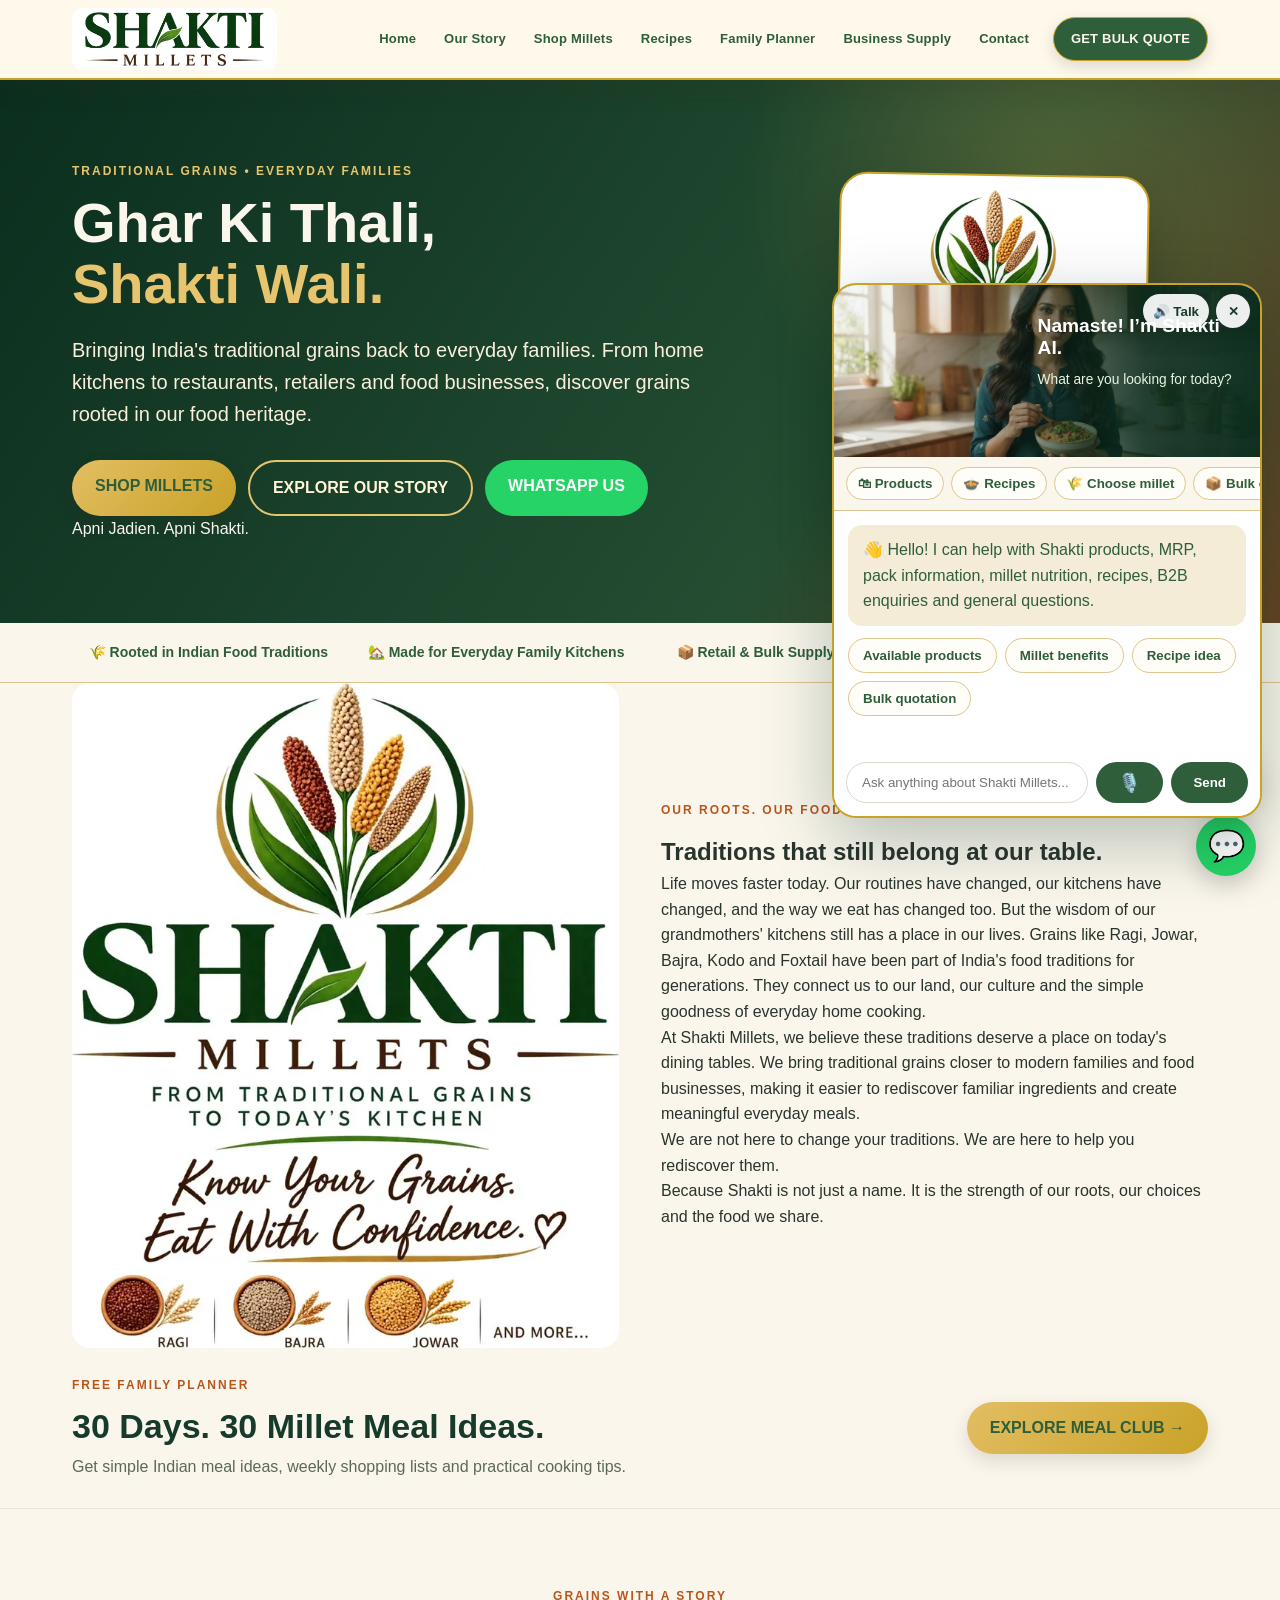
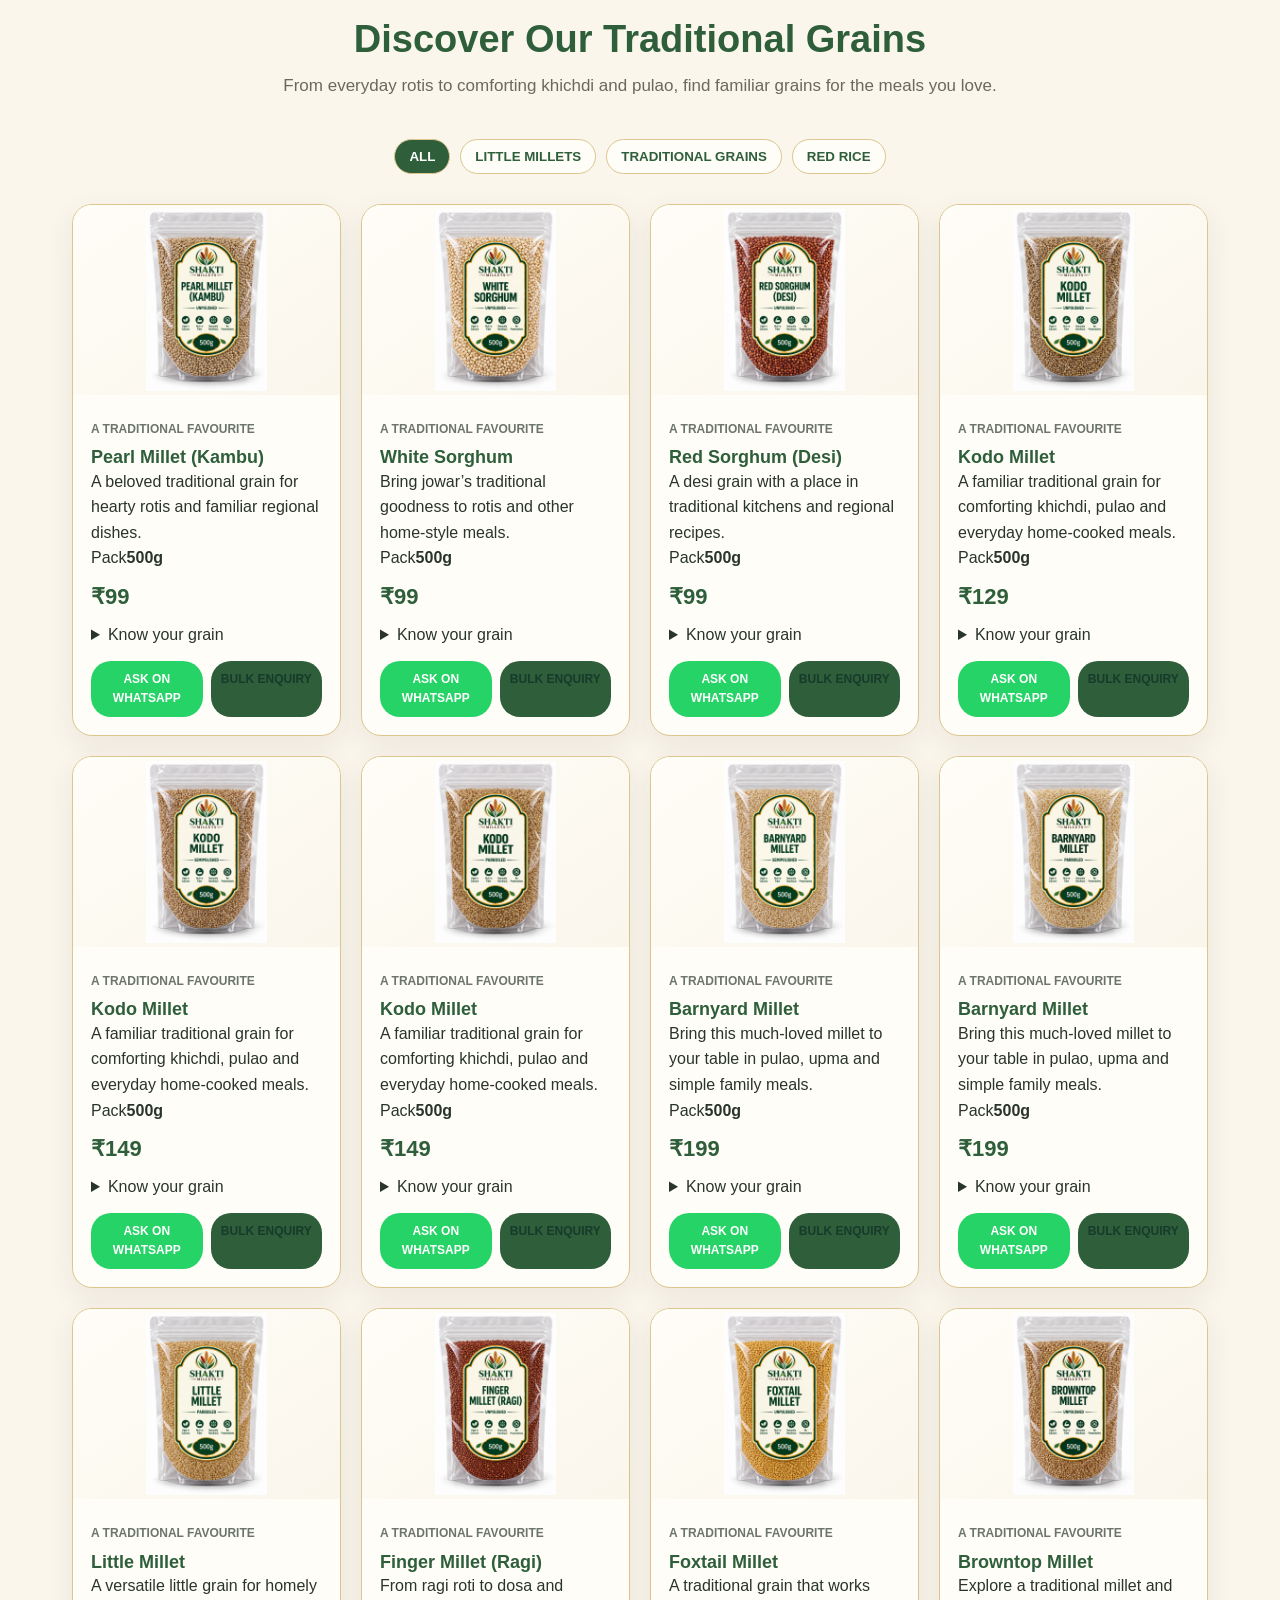
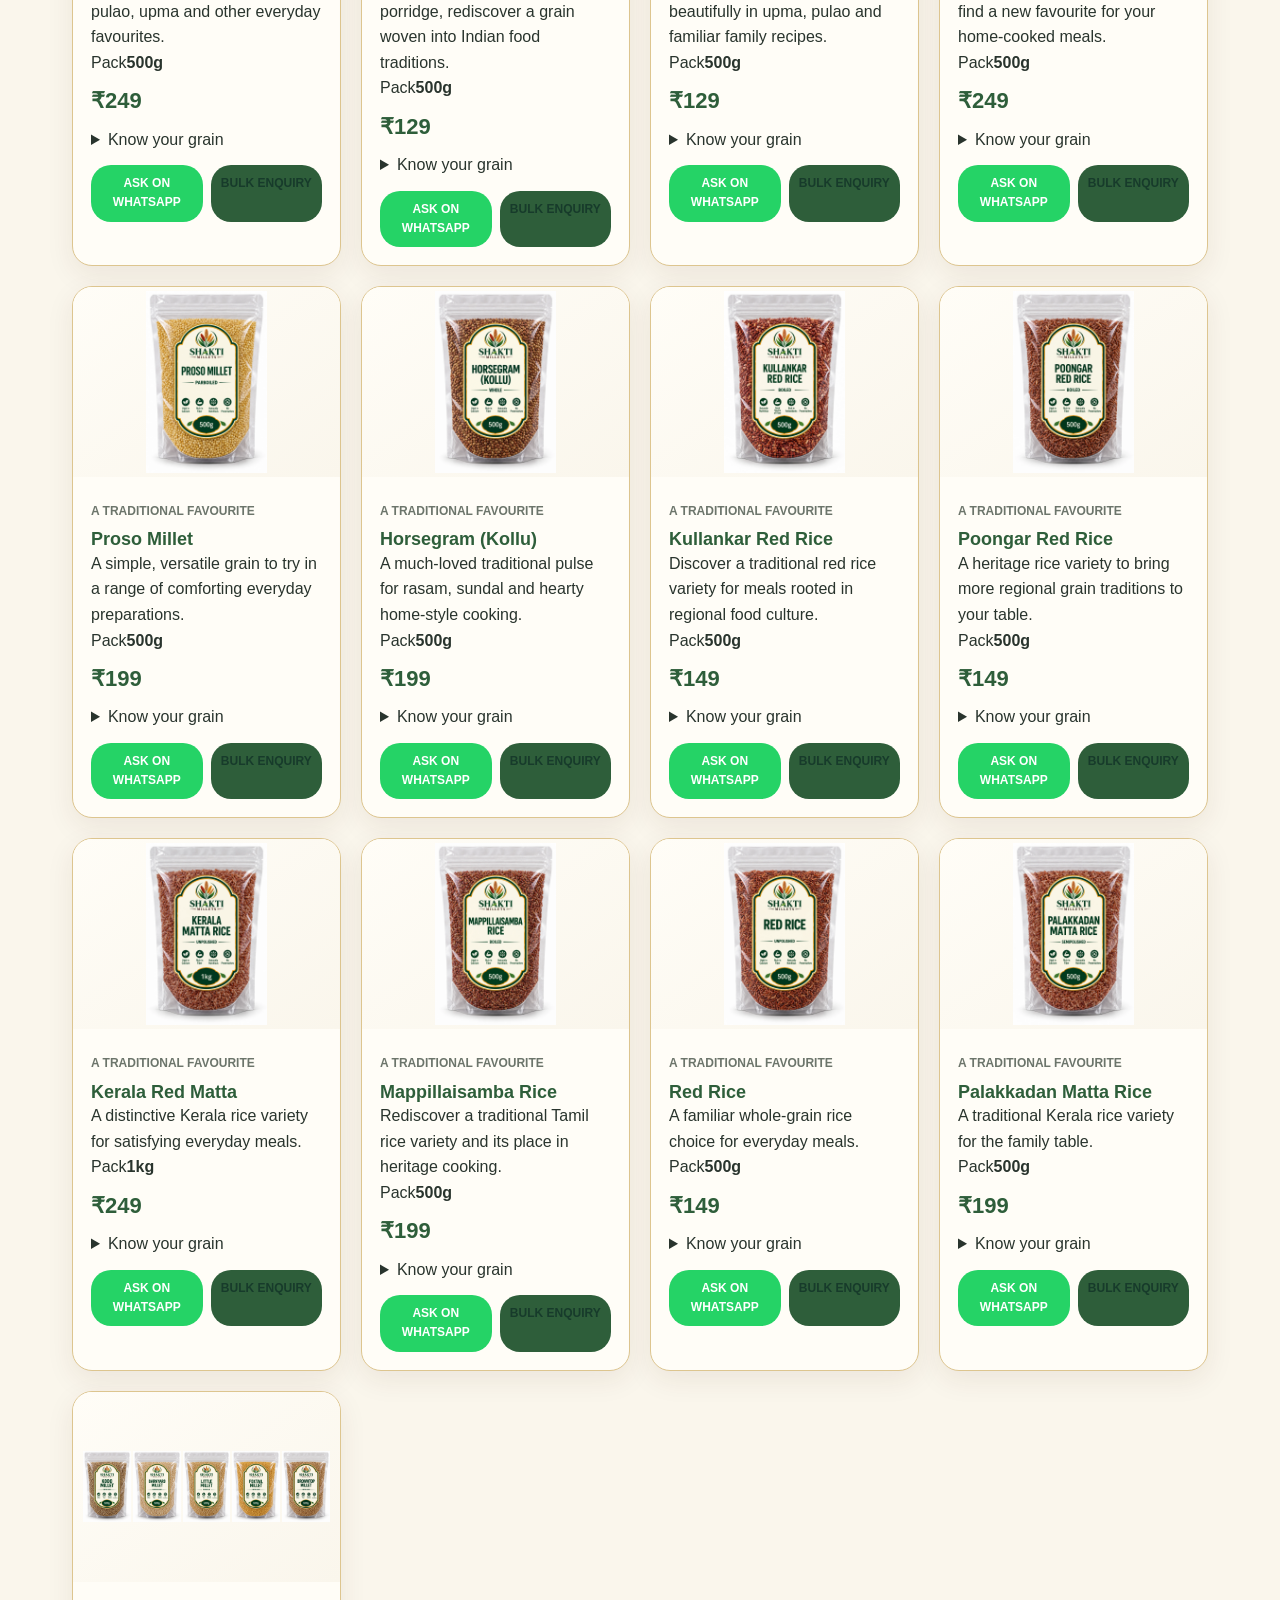
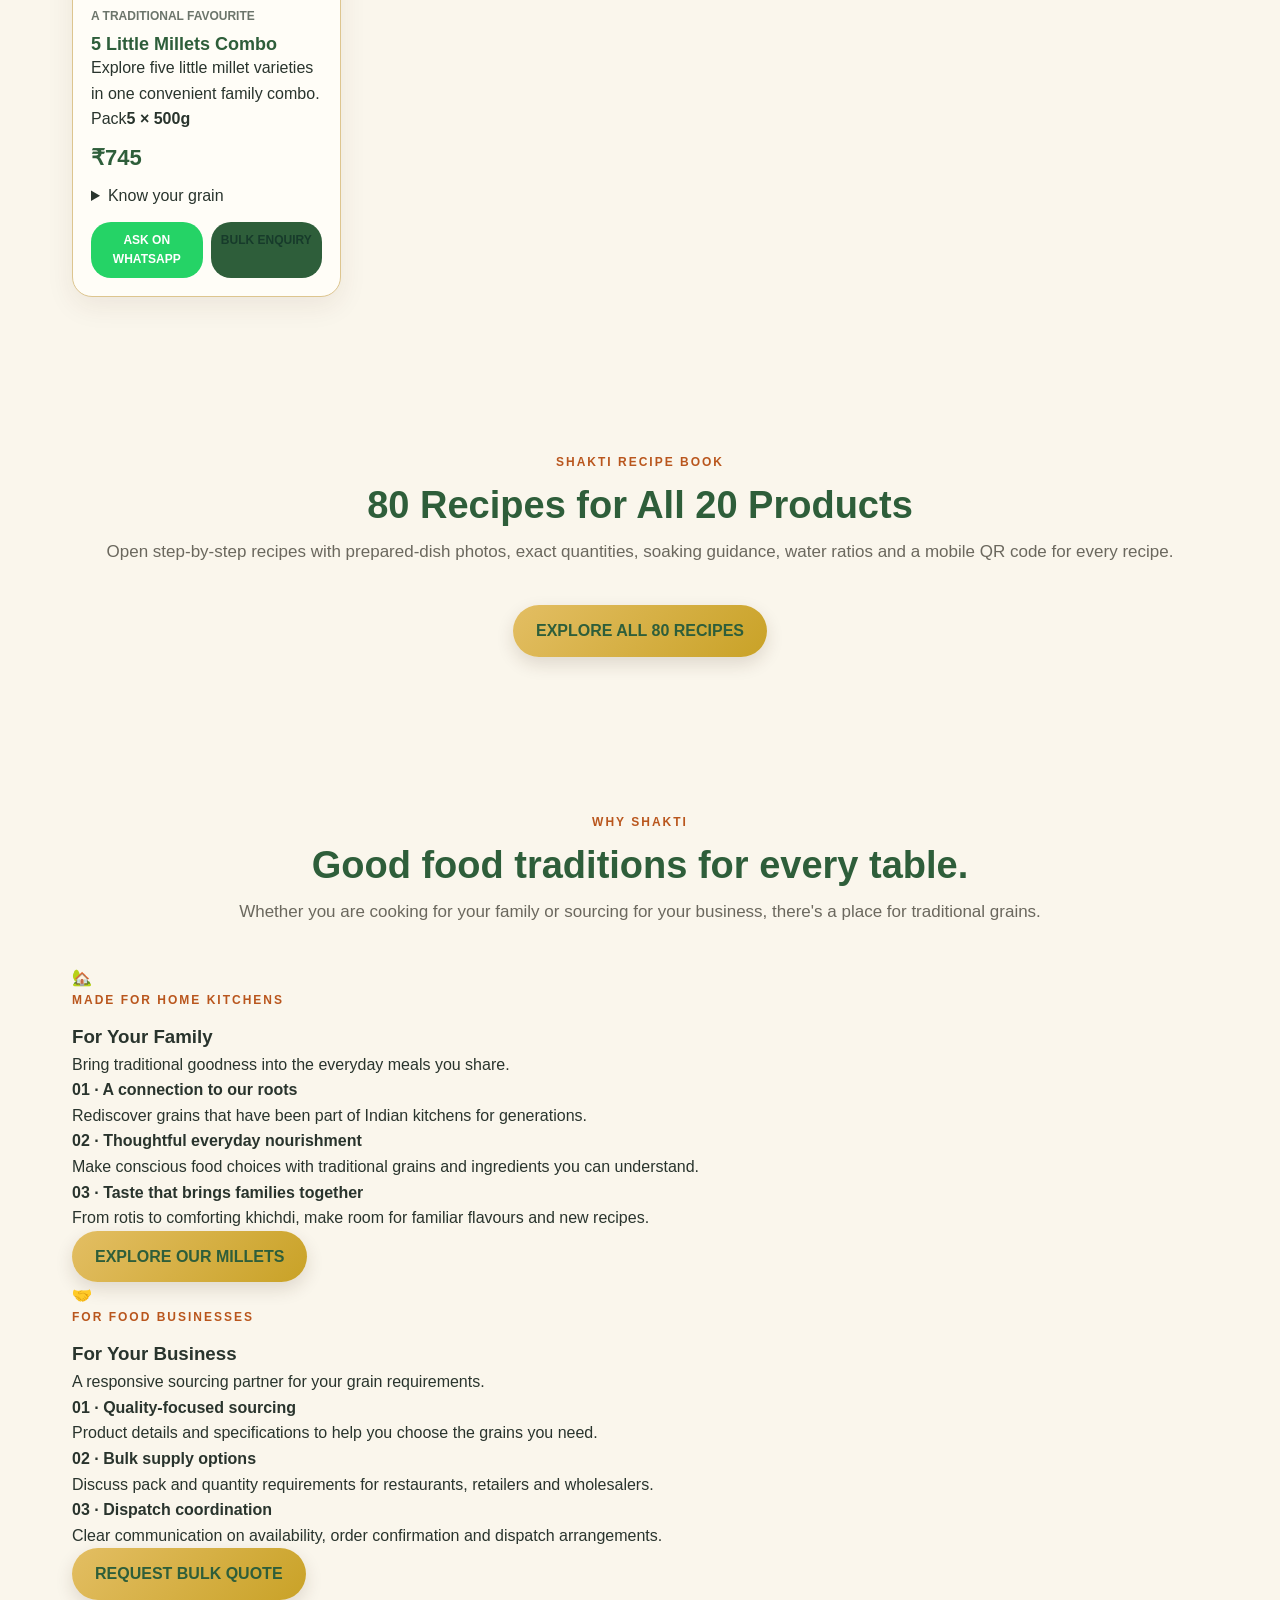
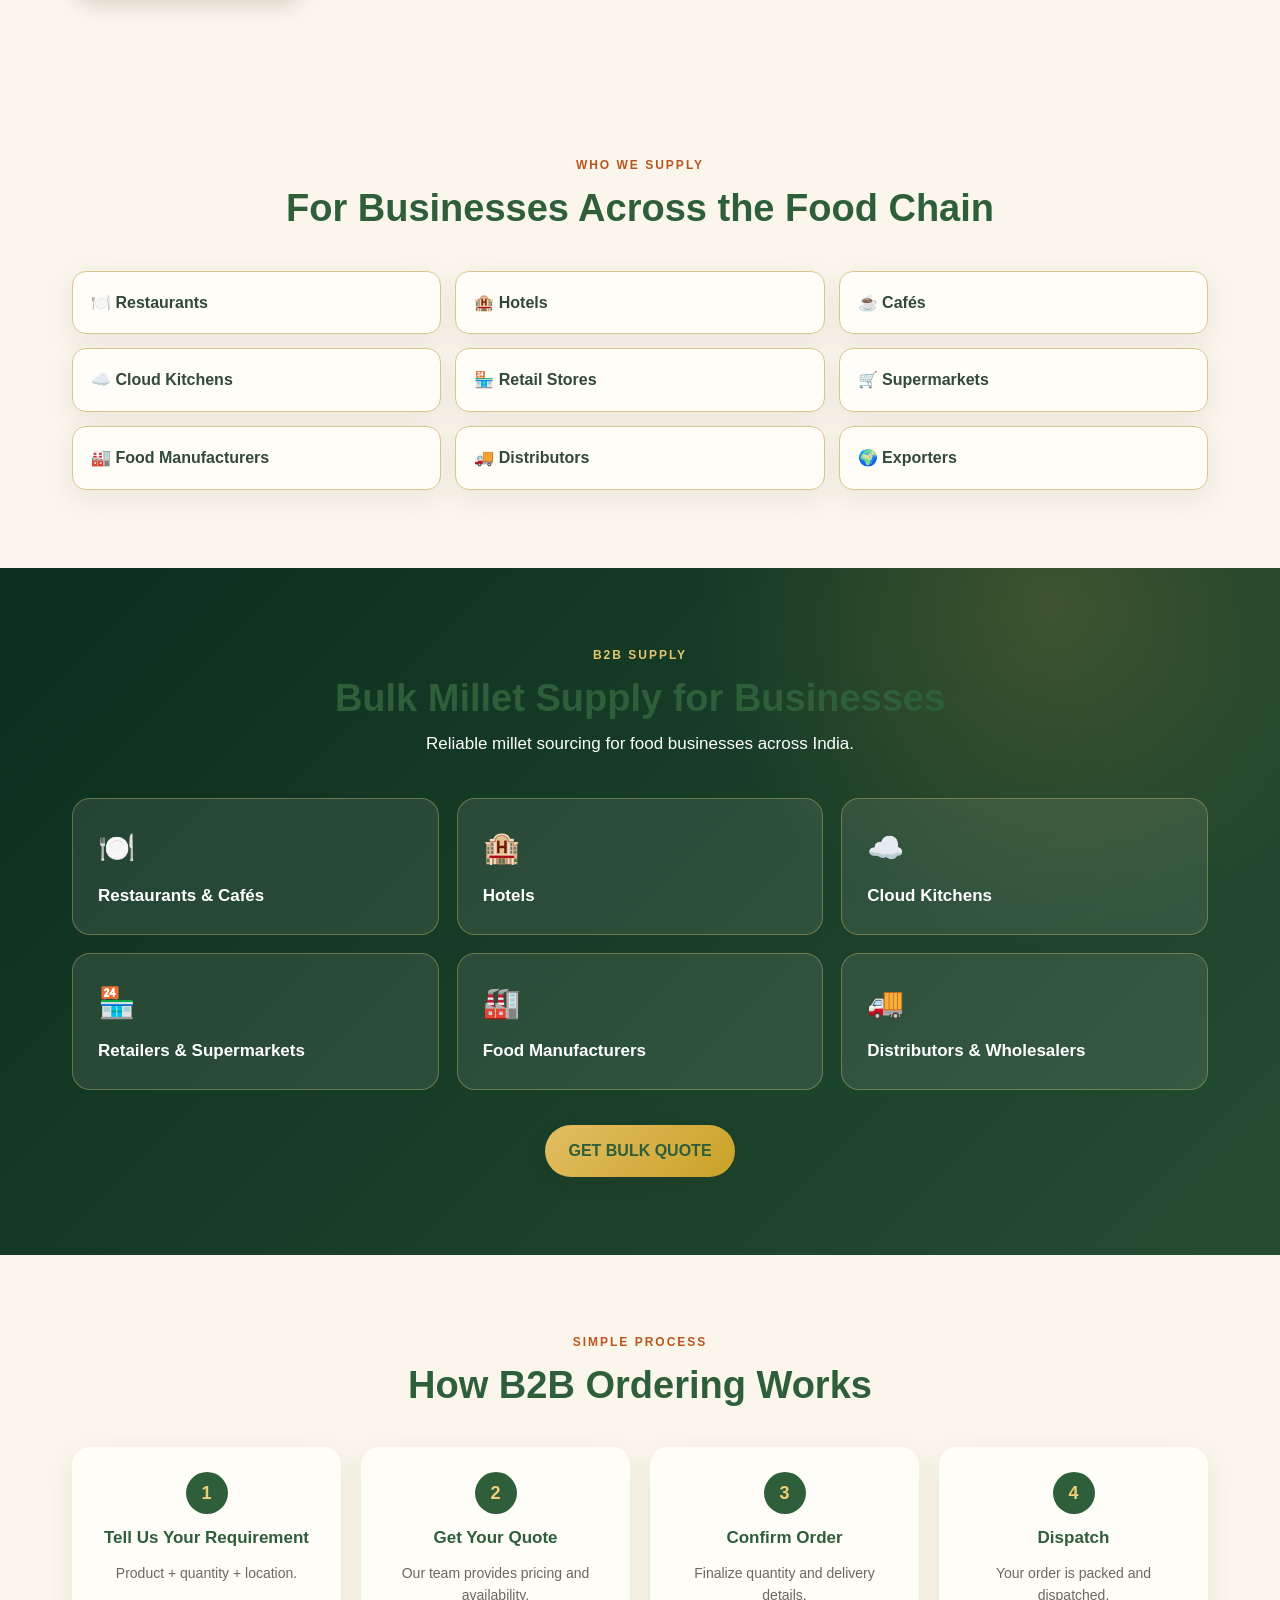
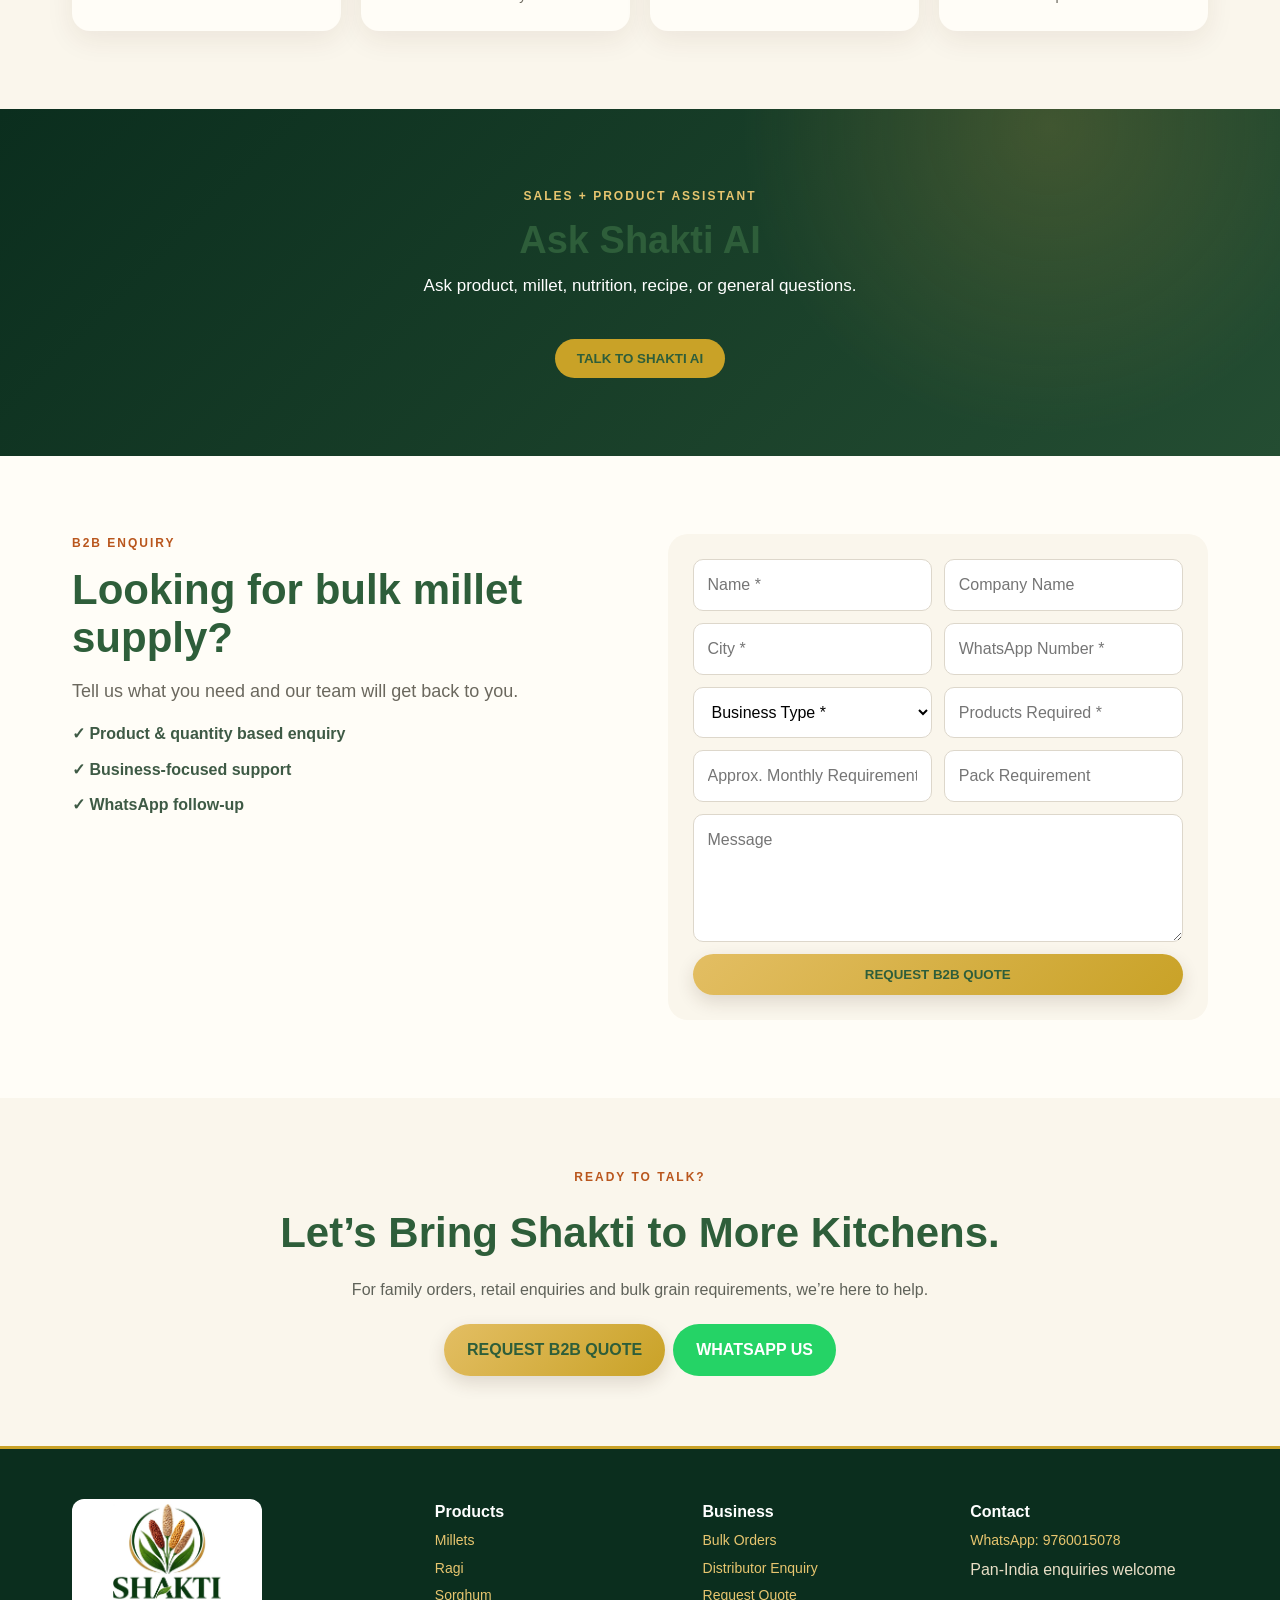
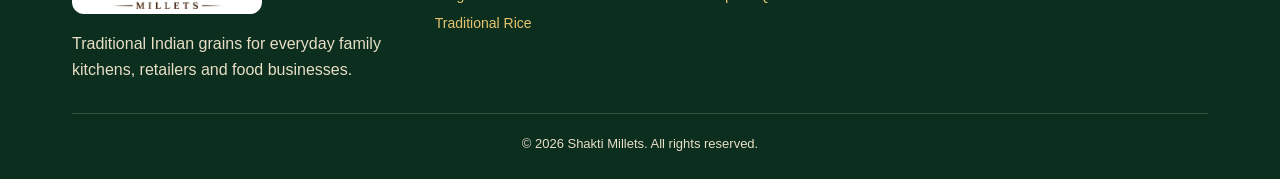
<file: index.html>
<!DOCTYPE html>
<html lang="en">
<head>
<meta charset="UTF-8">
<meta name="viewport" content="width=device-width, initial-scale=1.0">
<meta name="description" content="Shakti Millets — Ghar Ki Thali, Shakti Wali. Traditional Indian grains for family kitchens and food businesses.">
<title>Shakti Millets | Ghar Ki Thali, Shakti Wali</title>
<link rel="stylesheet" href="style.css">
<link rel="stylesheet" href="assistant-popup.css?v=20260905-1">
<link rel="stylesheet" href="brand-theme.css?v=20261031-1">
<link rel="icon" href="images/shakti-millets-logo.webp">
<style>
/* Product images: show the complete pouch without cropping */
.product-image > img{width:100%;height:100%;object-fit:contain;object-position:center;display:block;padding:4px}
</style>
</head>
<body>
<header><div class="container nav-wrap"><a class="logo" href="#home" aria-label="Shakti Millets home"><img class="brand-logo-img" src="images/shakti-millets-wordmark.webp" alt="Shakti Millets"></a><nav><a href="#home">Home</a><a href="#story">Our Story</a><a href="#products">Shop Millets</a><a href="recipes.html">Recipes</a><a href="meal-club.html">Family Planner</a><a href="#b2b">Business Supply</a><a href="#contact">Contact</a><a class="nav-cta" href="#quote">GET BULK QUOTE</a></nav><details class="mobile-menu"><summary aria-label="Open navigation menu">☰ <span>MENU</span></summary><nav aria-label="Mobile navigation"><a href="#home">Home</a><a href="#story">Our Story</a><a href="#products">Shop Millets</a><a href="recipes.html">Recipes</a><a href="meal-club.html">Family Planner</a><a href="#b2b">Business Supply</a><a href="#contact">Contact</a><a class="nav-cta" href="#quote">GET BULK QUOTE</a></nav></details></div></header>
<main>
<section class="hero" id="home"><div class="container hero-grid"><div><div class="eyebrow">TRADITIONAL GRAINS • EVERYDAY FAMILIES</div><h1>Ghar Ki Thali,<br><span>Shakti Wali.</span></h1><p>Bringing India's traditional grains back to everyday families. From home kitchens to restaurants, retailers and food businesses, discover grains rooted in our food heritage.</p><div class="hero-buttons"><a class="btn-primary" href="#products">SHOP MILLETS</a><a class="btn-secondary" href="#story">EXPLORE OUR STORY</a><a class="btn-whatsapp" href="https://wa.me/919760015078" target="_blank" rel="noopener">WHATSAPP US</a></div><div class="hero-note">Apni Jadien. Apni Shakti.</div></div><div class="hero-pack"><div class="pack-card"><img src="images/shakti-millets-lockup.webp" alt="Shakti Millets — Ghar Ki Thali, Shakti Wali"></div></div></div></section>
<section class="trust" aria-label="Shakti Millets values"><div class="container trust-grid"><span>🌾 Rooted in Indian Food Traditions</span><span>🏡 Made for Everyday Family Kitchens</span><span>📦 Retail & Bulk Supply Options</span></div></section>

<section class="story" id="story"><div class="container story-grid"><div class="story-photo"><img src="images/shakti-millets-lockup.webp" alt="Shakti Millets traditional grains for today's kitchens"></div><div class="story-copy"><div class="eyebrow">OUR ROOTS. OUR FOOD. OUR SHAKTI.</div><h2>Traditions that still belong at our table.</h2><p>Life moves faster today. Our routines have changed, our kitchens have changed, and the way we eat has changed too. But the wisdom of our grandmothers' kitchens still has a place in our lives. Grains like Ragi, Jowar, Bajra, Kodo and Foxtail have been part of India's food traditions for generations. They connect us to our land, our culture and the simple goodness of everyday home cooking.</p><p>At Shakti Millets, we believe these traditions deserve a place on today's dining tables. We bring traditional grains closer to modern families and food businesses, making it easier to rediscover familiar ingredients and create meaningful everyday meals.</p><p class="story-highlight">We are not here to change your traditions. We are here to help you rediscover them.</p><p>Because Shakti is not just a name. It is the strength of our roots, our choices and the food we share.</p></div></div></section><section aria-label="Free Monthly Meal Club planner" style="background:#faf6ec;padding:28px 0;border-bottom:1px solid #e9e4da"><div class="container" style="display:flex;align-items:center;justify-content:space-between;gap:24px;flex-wrap:wrap"><div style="flex:1;min-width:240px"><div class="eyebrow">FREE FAMILY PLANNER</div><h2 style="font-size:clamp(24px,3vw,34px);color:#173b2b;line-height:1.15;margin:0 0 8px">30 Days. 30 Millet Meal Ideas.</h2><p style="color:#5d685d;margin:0">Get simple Indian meal ideas, weekly shopping lists and practical cooking tips.</p></div><a href="meal-club.html" class="btn-primary" style="white-space:nowrap">EXPLORE MEAL CLUB →</a></div></section><section class="products" id="products"><div class="container"><div class="section-title"><div class="eyebrow">GRAINS WITH A STORY</div><h2>Discover Our Traditional Grains</h2><p>From everyday rotis to comforting khichdi and pulao, find familiar grains for the meals you love.</p></div><div class="category-tabs"><button class="active" data-filter="all" type="button">ALL</button><button data-filter="little" type="button">LITTLE MILLETS</button><button data-filter="traditional" type="button">TRADITIONAL GRAINS</button><button data-filter="rice" type="button">RED RICE</button></div><div class="product-grid" id="productGrid"></div></div></section>
<section class="how" id="recipes"><div class="container"><div class="section-title"><div class="eyebrow">SHAKTI RECIPE BOOK</div><h2>80 Recipes for All 20 Products</h2><p>Open step-by-step recipes with prepared-dish photos, exact quantities, soaking guidance, water ratios and a mobile QR code for every recipe.</p></div><div class="center"><a class="btn-primary" href="recipes.html">EXPLORE ALL 80 RECIPES</a></div></div></section>
<section class="why" id="why"><div class="container"><div class="section-title"><div class="eyebrow">WHY SHAKTI</div><h2>Good food traditions for every table.</h2><p>Whether you are cooking for your family or sourcing for your business, there's a place for traditional grains.</p></div><div class="audience-grid"><article class="audience-card family-card"><div class="audience-icon">🏡</div><div class="eyebrow">MADE FOR HOME KITCHENS</div><h3>For Your Family</h3><p class="audience-intro">Bring traditional goodness into the everyday meals you share.</p><div class="audience-point"><b>01 · A connection to our roots</b><p>Rediscover grains that have been part of Indian kitchens for generations.</p></div><div class="audience-point"><b>02 · Thoughtful everyday nourishment</b><p>Make conscious food choices with traditional grains and ingredients you can understand.</p></div><div class="audience-point"><b>03 · Taste that brings families together</b><p>From rotis to comforting khichdi, make room for familiar flavours and new recipes.</p></div><a class="btn-primary" href="#products">EXPLORE OUR MILLETS</a></article><article class="audience-card business-card"><div class="audience-icon">🤝</div><div class="eyebrow">FOR FOOD BUSINESSES</div><h3>For Your Business</h3><p class="audience-intro">A responsive sourcing partner for your grain requirements.</p><div class="audience-point"><b>01 · Quality-focused sourcing</b><p>Product details and specifications to help you choose the grains you need.</p></div><div class="audience-point"><b>02 · Bulk supply options</b><p>Discuss pack and quantity requirements for restaurants, retailers and wholesalers.</p></div><div class="audience-point"><b>03 · Dispatch coordination</b><p>Clear communication on availability, order confirmation and dispatch arrangements.</p></div><a class="btn-primary" href="#quote">REQUEST BULK QUOTE</a></article></div></div></section>
<section class="who" id="about"><div class="container"><div class="section-title"><div class="eyebrow">WHO WE SUPPLY</div><h2>For Businesses Across the Food Chain</h2></div><div class="who-grid"><span>🍽️ Restaurants</span><span>🏨 Hotels</span><span>☕ Cafés</span><span>☁️ Cloud Kitchens</span><span>🏪 Retail Stores</span><span>🛒 Supermarkets</span><span>🏭 Food Manufacturers</span><span>🚚 Distributors</span><span>🌍 Exporters</span></div></div></section>
<section class="b2b" id="b2b"><div class="container"><div class="section-title light"><div class="eyebrow">B2B SUPPLY</div><h2>Bulk Millet Supply for Businesses</h2><p>Reliable millet sourcing for food businesses across India.</p></div><div class="b2b-grid"><article>🍽️<h3>Restaurants & Cafés</h3></article><article>🏨<h3>Hotels</h3></article><article>☁️<h3>Cloud Kitchens</h3></article><article>🏪<h3>Retailers & Supermarkets</h3></article><article>🏭<h3>Food Manufacturers</h3></article><article>🚚<h3>Distributors & Wholesalers</h3></article></div><div class="center"><a class="btn-primary" href="#quote">GET BULK QUOTE</a></div></div></section>
<section class="how"><div class="container"><div class="section-title"><div class="eyebrow">SIMPLE PROCESS</div><h2>How B2B Ordering Works</h2></div><div class="steps"><article><b>1</b><h3>Tell Us Your Requirement</h3><p>Product + quantity + location.</p></article><article><b>2</b><h3>Get Your Quote</h3><p>Our team provides pricing and availability.</p></article><article><b>3</b><h3>Confirm Order</h3><p>Finalize quantity and delivery details.</p></article><article><b>4</b><h3>Dispatch</h3><p>Your order is packed and dispatched.</p></article></div></div></section>
<section class="assistant"><div class="container"><div class="section-title light"><div class="eyebrow">SALES + PRODUCT ASSISTANT</div><h2>Ask Shakti AI</h2><p>Ask product, millet, nutrition, recipe, or general questions.</p></div><div class="ai-chat"><div id="chatLog"><div class="msg msg-bot">👋 Hello! I can help with Shakti products, MRP, pack information, millet nutrition, recipes, B2B enquiries and general questions.</div><div class="quick"><button data-q="Show me your available products." type="button">Available products</button><button data-q="What are the benefits of millets?" type="button">Millet benefits</button><button data-q="Give me a simple millet recipe." type="button">Recipe idea</button><button data-q="I need a bulk quotation." type="button">Bulk quotation</button></div></div><div class="input-group"><input id="chatInput" placeholder="Ask anything about Shakti Millets..."><button id="chatSend" type="button">Send</button></div></div></div></section>
<section class="quote" id="quote"><div class="container quote-grid"><div><div class="eyebrow">B2B ENQUIRY</div><h2>Looking for bulk millet supply?</h2><p>Tell us what you need and our team will get back to you.</p><div class="quote-points"><span>✓ Product & quantity based enquiry</span><span>✓ Business-focused support</span><span>✓ WhatsApp follow-up</span></div></div><form id="quoteForm"><input name="name" placeholder="Name *" required><input name="company" placeholder="Company Name"><input name="city" placeholder="City *" required><input name="whatsapp" placeholder="WhatsApp Number *" required><select name="business" required><option value="">Business Type *</option><option>Restaurant / Café</option><option>Hotel</option><option>Cloud Kitchen</option><option>Retailer / Supermarket</option><option>Food Manufacturer</option><option>Distributor / Wholesaler</option><option>Other</option></select><input name="products" placeholder="Products Required *" required><input name="monthly" placeholder="Approx. Monthly Requirement"><input name="pack" placeholder="Pack Requirement"><textarea name="message" rows="4" placeholder="Message"></textarea><button class="btn-primary" type="submit">REQUEST B2B QUOTE</button></form></div></section>
<section class="cta"><div class="container center"><div class="eyebrow">READY TO TALK?</div><h2>Let’s Bring Shakti to More Kitchens.</h2><p>For family orders, retail enquiries and bulk grain requirements, we’re here to help.</p><a class="btn-primary" href="#quote">REQUEST B2B QUOTE</a><a class="btn-whatsapp" href="https://wa.me/919760015078" target="_blank" rel="noopener">WHATSAPP US</a></div></section>
</main>
<footer id="contact"><div class="container footer-grid"><div><img class="footer-brand-logo" src="images/shakti-millets-logo.webp" alt="Shakti Millets"><p>Traditional Indian grains for everyday family kitchens, retailers and food businesses.</p></div><div><h4>Products</h4><a href="#products">Millets</a><a href="#products">Ragi</a><a href="#products">Sorghum</a><a href="#products">Traditional Rice</a></div><div><h4>Business</h4><a href="#quote">Bulk Orders</a><a href="#quote">Distributor Enquiry</a><a href="#quote">Request Quote</a></div><div><h4>Contact</h4><a href="https://wa.me/919760015078" target="_blank" rel="noopener">WhatsApp: 9760015078</a><p>Pan-India enquiries welcome</p></div><div class="copyright">© 2026 Shakti Millets. All rights reserved.</div></div></footer>
<a class="whatsapp-float" href="https://wa.me/919760015078" target="_blank" rel="noopener">💬</a>
<script src="script.js?v=packaging-20260912"></script>
<script src="recipes-data.js?v=20260904"></script>
<script src="assistant-fix.js?v=20260905-3"></script>
<script src="cart.js?v=20260818-1"></script>
</body>
</html>
</file>
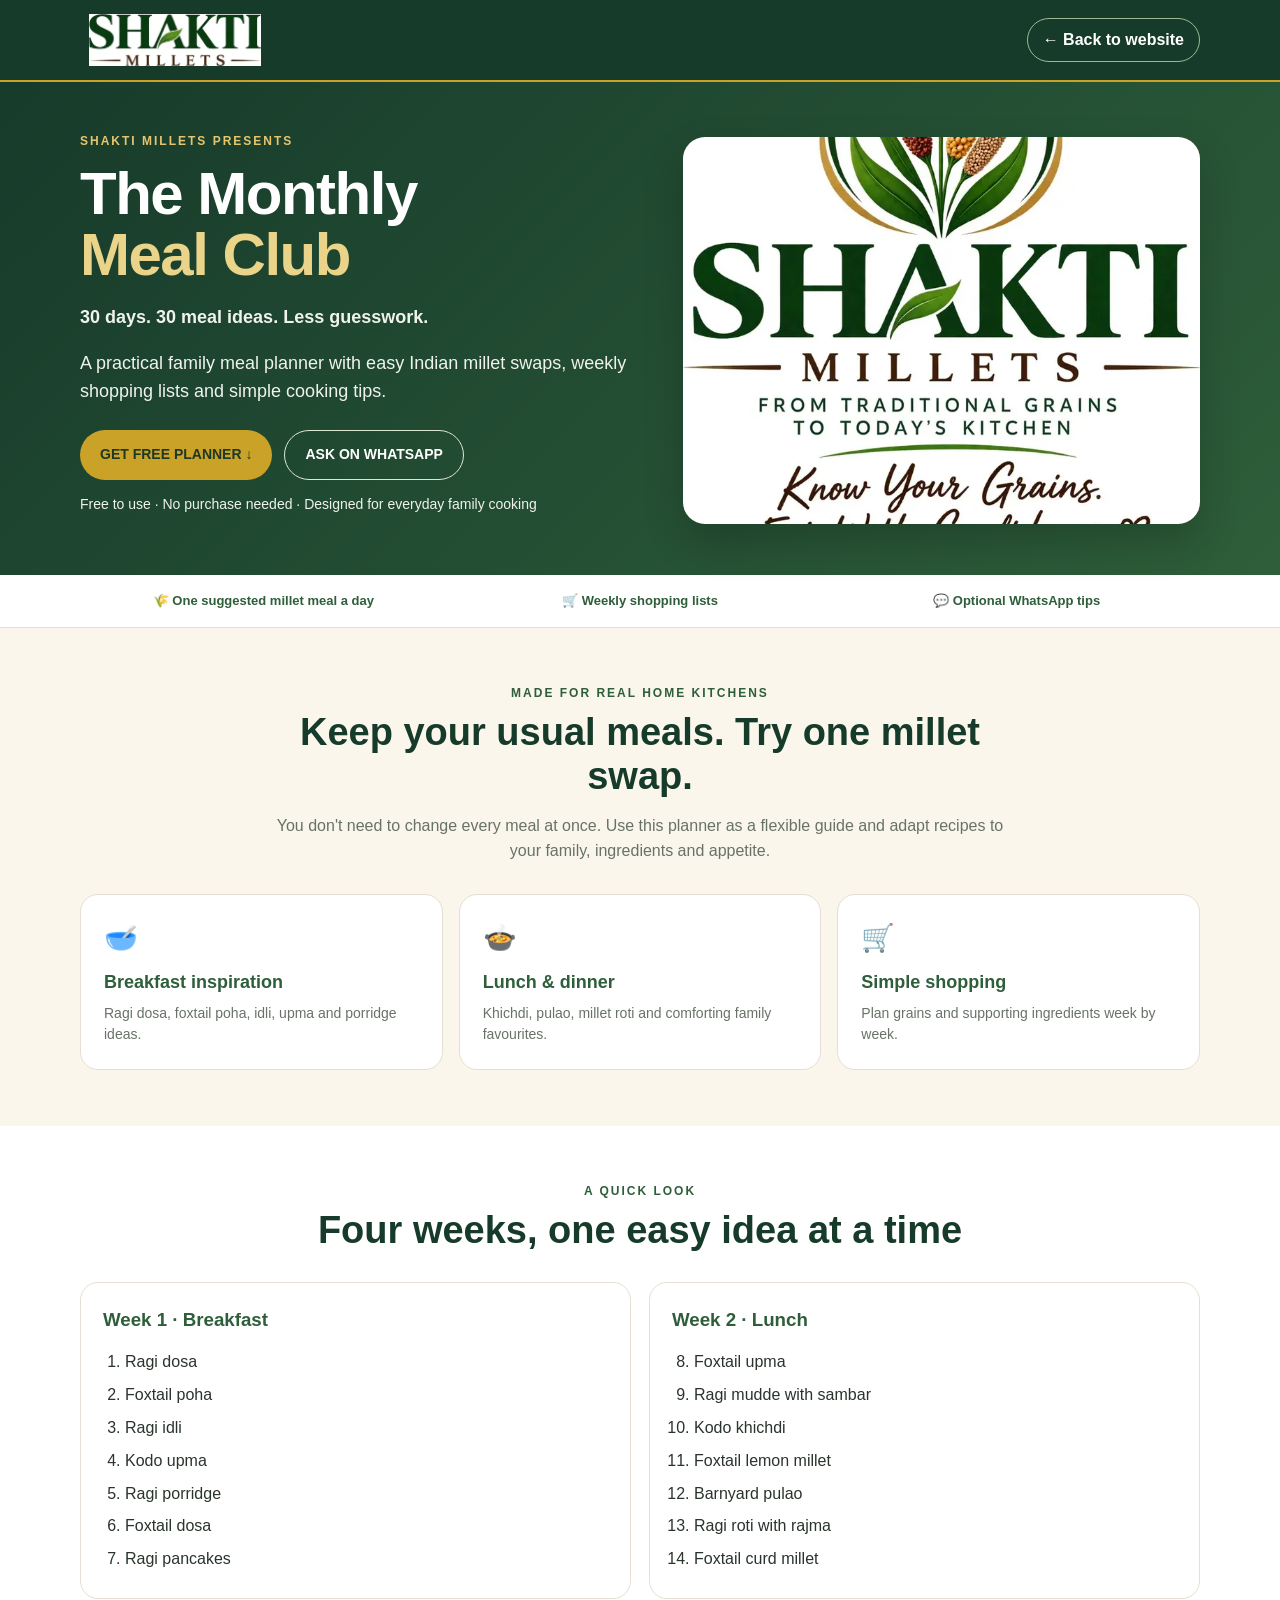
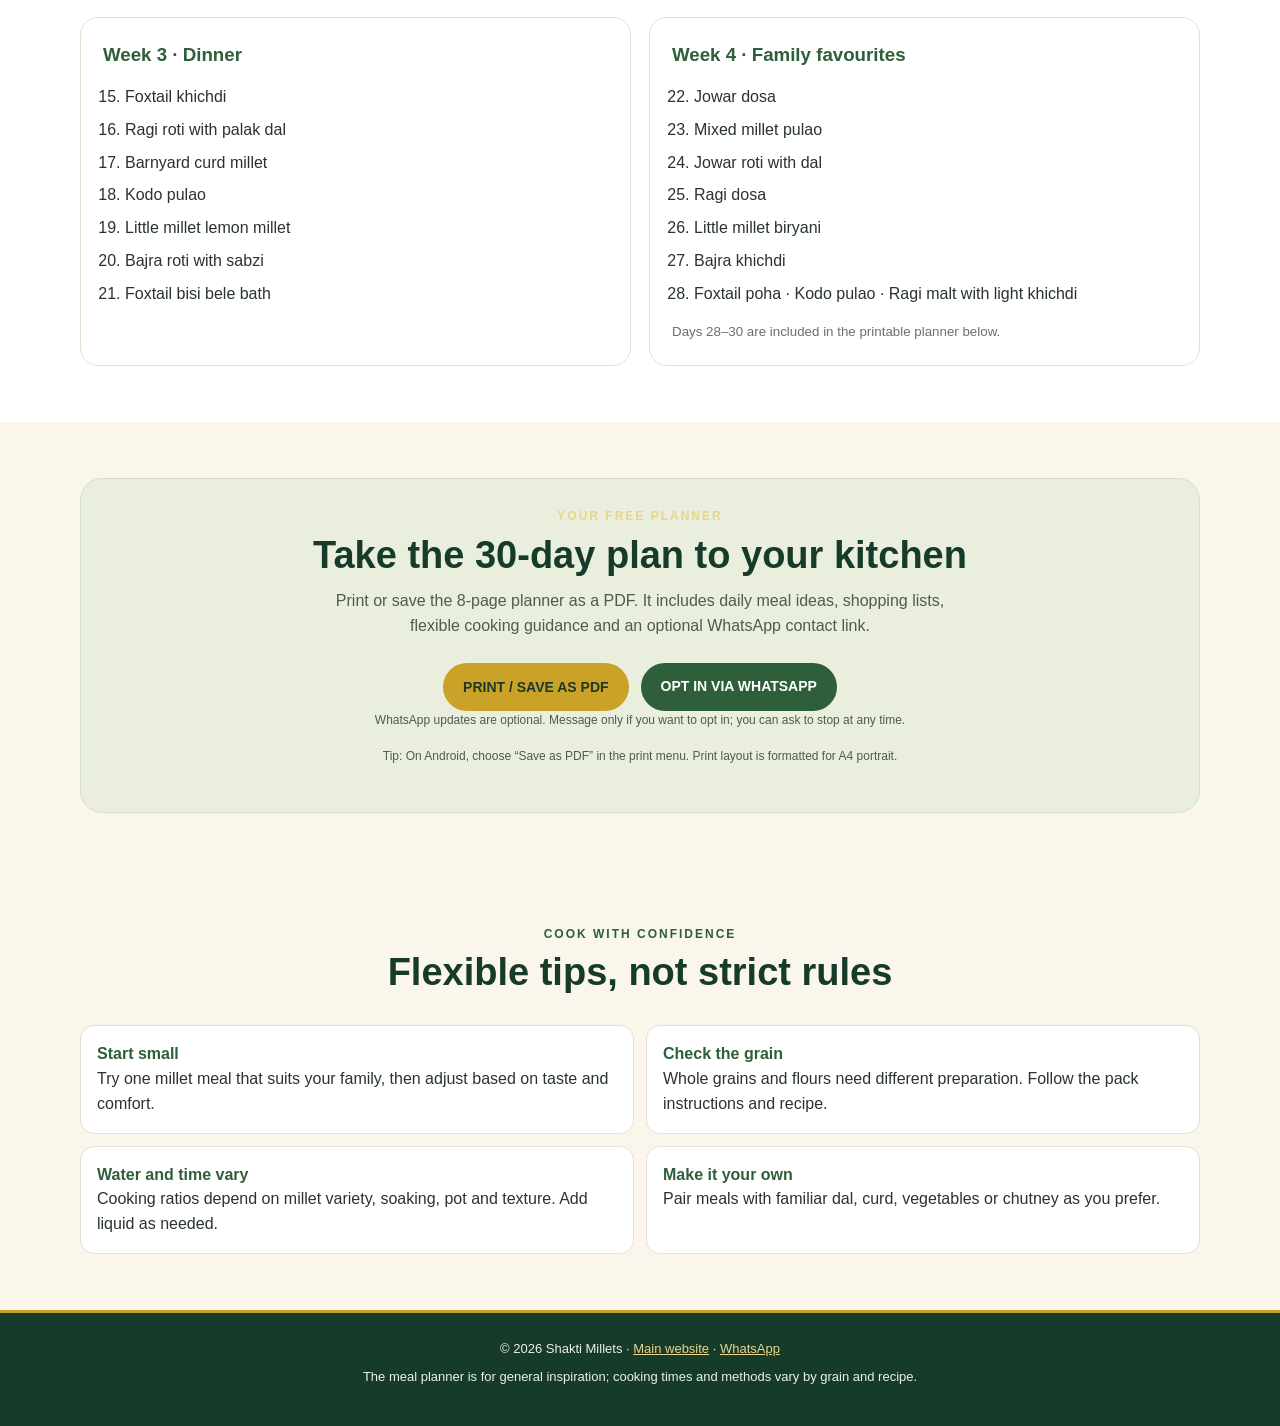
<file: meal-club.html>
<!DOCTYPE html>
<html lang="en">
<head>
<meta charset="UTF-8">
<meta name="viewport" content="width=device-width, initial-scale=1">
<meta name="description" content="Get the free Shakti Millets 30-day family meal planner with millet meal ideas, weekly shopping lists and practical cooking tips.">
<meta name="theme-color" content="#2e5e3a">
<title>Free 30-Day Millet Meal Planner | Shakti Millets</title>
<link rel="stylesheet" href="brand-theme.css?v=20260905-1">
<link rel="icon" href="images/shakti-millets-logo.webp">
<style>
:root{--green:#2e5e3a;--dark:#173b2b;--gold:#c9a227;--cream:#faf6ec;--ink:#29342c;--muted:#687267;--line:#e5dfd1}
*{box-sizing:border-box}html{scroll-behavior:smooth}body{margin:0;background:var(--cream);color:var(--ink);font-family:Inter,Arial,sans-serif;line-height:1.55}.wrap{width:min(1120px,calc(100% - 32px));margin:auto}header{background:var(--dark);color:#fff;padding:14px 0}.nav{display:flex;align-items:center;justify-content:space-between;gap:16px}.brand img{width:190px;max-height:52px;object-fit:contain}.nav a{color:#fff;text-decoration:none;font-weight:700}.nav .home{border:1px solid #9cba91;border-radius:24px;padding:9px 15px}.hero{background:linear-gradient(135deg,var(--dark),var(--green));color:#fff;padding:50px 0 46px}.hero-grid{display:grid;grid-template-columns:1.05fr .95fr;gap:32px;align-items:center}.eyebrow{color:#ead48a;font-size:12px;font-weight:800;letter-spacing:2px}.hero h1{font-size:clamp(36px,5vw,60px);line-height:1.03;margin:12px 0 18px;letter-spacing:-1.5px}.hero h1 span{color:#ead48a}.hero p{font-size:18px;color:#f0f3eb;max-width:590px}.sub{font-size:14px!important}.actions{display:flex;gap:12px;flex-wrap:wrap;margin-top:24px}.btn{display:inline-flex;justify-content:center;align-items:center;padding:13px 20px;border-radius:28px;text-decoration:none;font-weight:800;border:0;cursor:pointer;font-size:14px}.btn-gold{background:var(--gold);color:#1d3926}.btn-light{border:1px solid #dbe9d3;color:#fff;background:transparent}.food-img{width:100%;border-radius:22px;box-shadow:0 18px 40px #0003;display:block;aspect-ratio:4/3;object-fit:cover}.trust{background:#fff;border-bottom:1px solid var(--line)}.trust .wrap{display:grid;grid-template-columns:repeat(3,1fr);gap:10px;text-align:center;padding:16px 0;font-size:13px;font-weight:700;color:var(--green)}section.content{padding:56px 0}.section-head{text-align:center;max-width:760px;margin:0 auto 30px}.section-head .eyebrow{color:var(--green)}h2{color:var(--dark);font-size:clamp(27px,3vw,38px);line-height:1.15;margin:8px 0 12px}.section-head p{color:var(--muted)}.benefits{display:grid;grid-template-columns:repeat(3,1fr);gap:16px}.benefit{background:#fff;border:1px solid var(--line);border-radius:18px;padding:23px}.benefit .icon{font-size:27px}.benefit h3{color:var(--green);margin:9px 0 6px;font-size:18px}.benefit p{margin:0;color:var(--muted);font-size:14px}.week-grid{display:grid;grid-template-columns:repeat(2,1fr);gap:18px}.week{background:#fff;border:1px solid var(--line);border-radius:18px;padding:22px}.week h3{color:var(--green);margin:0 0 12px}.week ol{padding-left:22px;margin:0}.week li{padding:4px 0}.week small{display:block;color:var(--muted);margin-top:12px}.planner-cta{background:#eaeedc;border:1px solid #d5dfc7;border-radius:22px;padding:28px;text-align:center}.planner-cta p{max-width:650px;margin:0 auto 18px;color:#4d5c4e}.planner-cta .actions{justify-content:center}.notice{font-size:12px;color:var(--muted);margin-top:12px}.tips{display:grid;grid-template-columns:repeat(2,1fr);gap:12px}.tip{background:#fff;border:1px solid var(--line);padding:16px;border-radius:14px}.tip b{color:var(--green)}footer{background:var(--dark);color:#eaf1e5;padding:26px 0;text-align:center;font-size:13px}footer a{color:#ead48a}.print-only{display:none}
@media(max-width:720px){.hero-grid{grid-template-columns:1fr}.food-img{max-height:260px}.benefits,.week-grid,.tips{grid-template-columns:1fr}.trust .wrap{grid-template-columns:1fr}.hero{padding:35px 0}.brand img{width:155px}}
/* Eight-page A4 print-ready planner. Use browser Print > Save as PDF. */
@page{size:A4;margin:0}
@media print{
 body{background:#fff!important;-webkit-print-color-adjust:exact;print-color-adjust:exact}
 header,.hero,.trust,.screen-only,footer{display:none!important}
 .print-only{display:block!important}
 .print-page{width:210mm;height:297mm;min-height:297mm;padding:16mm 16mm 14mm;page-break-after:always;break-after:page;position:relative;overflow:hidden;background:var(--cream);color:var(--ink);font-size:11pt;line-height:1.38}
 .print-page:last-child{page-break-after:auto;break-after:auto}
 .print-page h1{font-size:32pt;line-height:1.08;color:var(--dark);margin:10mm 0 6mm}
 .print-page h2{font-size:23pt;margin:0 0 6mm;color:var(--dark)}
 .print-page h3{font-size:13pt;color:var(--green);margin:5mm 0 2mm}
 .print-page p{margin:2.5mm 0}
 .print-page .kicker{color:var(--green);font-size:10pt;font-weight:800;letter-spacing:2px}
 .print-page .gold{color:var(--gold)}
 .print-page .foot{position:absolute;bottom:8mm;left:16mm;right:16mm;border-top:1px solid #d9d2c2;padding-top:3mm;font-size:8pt;color:#657064;display:flex;justify-content:space-between}
 .print-page .cover{background:var(--dark);color:#fff;margin:-16mm;padding:24mm 18mm;width:210mm;height:297mm}
 .print-page .cover h1{color:#fff;font-size:38pt;margin-top:30mm}
 .print-page .cover .gold{color:#ead48a}
 .print-page .cover p{font-size:14pt}
 .print-page .cover .strip{border:1px solid #78966f;border-radius:5mm;padding:6mm;margin-top:15mm;font-size:11pt}
 .print-page ul,.print-page ol{padding-left:7mm;margin:2mm 0}
 .print-page li{margin:1.6mm 0}
 .print-page .callout{background:#e9eddc;border-left:4px solid var(--gold);padding:4mm 5mm;margin:4mm 0}
 .print-page .columns{display:grid;grid-template-columns:1fr 1fr;gap:8mm}
 .print-page .daylist{border-collapse:collapse;width:100%;font-size:10pt}
 .print-page .daylist td{padding:2mm;border-bottom:1px solid #e2dccf;vertical-align:top}
 .print-page .daylist td:first-child{width:17mm;font-weight:800;color:var(--green)}
 .print-page .shopping{background:#fff;border:1px solid #e3ddcf;border-radius:3mm;padding:4mm}
 .print-page .small{font-size:9pt;color:#5f695e}
}
</style>
</head>
<body>
<header><div class="wrap nav"><a class="brand" href="index.html" aria-label="Shakti Millets home"><img src="images/shakti-millets-wordmark.webp" alt="Shakti Millets"></a><a class="home" href="index.html">← Back to website</a></div></header>
<main>
<section class="hero screen-only"><div class="wrap hero-grid"><div><div class="eyebrow">SHAKTI MILLETS PRESENTS</div><h1>The Monthly<br><span>Meal Club</span></h1><p><b>30 days. 30 meal ideas. Less guesswork.</b></p><p>A practical family meal planner with easy Indian millet swaps, weekly shopping lists and simple cooking tips.</p><div class="actions"><a class="btn btn-gold" href="#get-planner">GET FREE PLANNER ↓</a><a class="btn btn-light" href="https://wa.me/919760015078?text=Hi%20Shakti%20Millets%2C%20I%27d%20like%20to%20know%20about%20the%20Monthly%20Meal%20Club." target="_blank" rel="noopener">ASK ON WHATSAPP</a></div><p class="sub">Free to use · No purchase needed · Designed for everyday family cooking</p></div><img class="food-img" src="images/shakti-millets-lockup.webp" alt="Shakti Millets brand visual"></div></section>
<div class="trust screen-only"><div class="wrap"><span>🌾 One suggested millet meal a day</span><span>🛒 Weekly shopping lists</span><span>💬 Optional WhatsApp tips</span></div></div>
<section class="content screen-only"><div class="wrap"><div class="section-head"><div class="eyebrow">MADE FOR REAL HOME KITCHENS</div><h2>Keep your usual meals. Try one millet swap.</h2><p>You don't need to change every meal at once. Use this planner as a flexible guide and adapt recipes to your family, ingredients and appetite.</p></div><div class="benefits"><article class="benefit"><div class="icon">🥣</div><h3>Breakfast inspiration</h3><p>Ragi dosa, foxtail poha, idli, upma and porridge ideas.</p></article><article class="benefit"><div class="icon">🍲</div><h3>Lunch & dinner</h3><p>Khichdi, pulao, millet roti and comforting family favourites.</p></article><article class="benefit"><div class="icon">🛒</div><h3>Simple shopping</h3><p>Plan grains and supporting ingredients week by week.</p></article></div></div></section>
<section class="content screen-only" style="background:#fff"><div class="wrap"><div class="section-head"><div class="eyebrow">A QUICK LOOK</div><h2>Four weeks, one easy idea at a time</h2></div><div class="week-grid"><article class="week"><h3>Week 1 · Breakfast</h3><ol><li>Ragi dosa</li><li>Foxtail poha</li><li>Ragi idli</li><li>Kodo upma</li><li>Ragi porridge</li><li>Foxtail dosa</li><li>Ragi pancakes</li></ol></article><article class="week"><h3>Week 2 · Lunch</h3><ol start="8"><li>Foxtail upma</li><li>Ragi mudde with sambar</li><li>Kodo khichdi</li><li>Foxtail lemon millet</li><li>Barnyard pulao</li><li>Ragi roti with rajma</li><li>Foxtail curd millet</li></ol></article><article class="week"><h3>Week 3 · Dinner</h3><ol start="15"><li>Foxtail khichdi</li><li>Ragi roti with palak dal</li><li>Barnyard curd millet</li><li>Kodo pulao</li><li>Little millet lemon millet</li><li>Bajra roti with sabzi</li><li>Foxtail bisi bele bath</li></ol></article><article class="week"><h3>Week 4 · Family favourites</h3><ol start="22"><li>Jowar dosa</li><li>Mixed millet pulao</li><li>Jowar roti with dal</li><li>Ragi dosa</li><li>Little millet biryani</li><li>Bajra khichdi</li><li>Foxtail poha · Kodo pulao · Ragi malt with light khichdi</li></ol><small>Days 28–30 are included in the printable planner below.</small></article></div></div></section>
<section class="content screen-only" id="get-planner"><div class="wrap"><div class="planner-cta"><div class="eyebrow">YOUR FREE PLANNER</div><h2>Take the 30-day plan to your kitchen</h2><p>Print or save the 8-page planner as a PDF. It includes daily meal ideas, shopping lists, flexible cooking guidance and an optional WhatsApp contact link.</p><div class="actions"><button class="btn btn-gold" onclick="window.print()">PRINT / SAVE AS PDF</button><a class="btn" style="background:#2e5e3a;color:#fff" href="https://wa.me/919760015078?text=Hi%20Shakti%20Millets%2C%20please%20share%20weekly%20millet%20recipe%20ideas.%20I%20want%20to%20opt%20in." target="_blank" rel="noopener">OPT IN VIA WHATSAPP</a></div><p class="notice">WhatsApp updates are optional. Message only if you want to opt in; you can ask to stop at any time.</p><p class="notice">Tip: On Android, choose “Save as PDF” in the print menu. Print layout is formatted for A4 portrait.</p></div></div></section>
<section class="content screen-only"><div class="wrap"><div class="section-head"><div class="eyebrow">COOK WITH CONFIDENCE</div><h2>Flexible tips, not strict rules</h2></div><div class="tips"><div class="tip"><b>Start small</b><br><span>Try one millet meal that suits your family, then adjust based on taste and comfort.</span></div><div class="tip"><b>Check the grain</b><br><span>Whole grains and flours need different preparation. Follow the pack instructions and recipe.</span></div><div class="tip"><b>Water and time vary</b><br><span>Cooking ratios depend on millet variety, soaking, pot and texture. Add liquid as needed.</span></div><div class="tip"><b>Make it your own</b><br><span>Pair meals with familiar dal, curd, vegetables or chutney as you prefer.</span></div></div></div></section>
<div class="print-only">
<section class="print-page"><div class="cover"><div class="kicker gold">SHAKTI MILLETS PRESENTS</div><h1>The Monthly<br><span class="gold">Meal Club</span></h1><p><b>30 days. 30 meal ideas. Less guesswork.</b></p><p>A free family meal planner with one suggested millet meal a day, weekly shopping lists and practical cooking tips.</p><div class="strip">FREE FAMILY PLANNER<br><br>• Easy Indian meal ideas<br>• Weekly shopping lists<br>• Flexible cooking guidance<br>• Optional WhatsApp recipes + tips<br><br>No purchase needed.</div><p style="margin-top:18mm;font-size:13pt"><b>Shakti Millets</b><br><span class="gold">Ghar Ki Thali, Shakti Wali</span></p><p class="small">Website: rawatlaksh2-byte.github.io/shakti-millets/</p></div></section>
<section class="print-page"><div class="kicker">HOW TO USE YOUR PLANNER</div><h2>One millet meal at a time</h2><p>This is a flexible guide, not a strict diet plan. Keep the rest of your family’s usual meals and choose the suggested millet dish when it suits your routine.</p><div class="callout"><b>Simple approach:</b> Pick one suggested millet meal each day. Adjust portions, ingredients and meal timing to your household.</div><h3>How the four weeks work</h3><ol><li><b>Week 1 — Breakfast:</b> Try easy morning options.</li><li><b>Week 2 — Lunch:</b> Explore familiar lunch-style dishes.</li><li><b>Week 3 — Dinner:</b> Try comforting dinner combinations.</li><li><b>Week 4 — Family favourites:</b> Repeat, mix and adapt the meals you liked.</li></ol><h3>Shopping and prep</h3><ul><li>Use the weekly lists as a starting point; quantities depend on family size and how often you cook each dish.</li><li>Read the package instructions for your specific grain and processing type.</li><li>Wash, soak or rinse grains when your recipe or pack instructions recommend it.</li><li>Keep leftovers refrigerated promptly and reheat thoroughly.</li></ul><div class="callout">No need to follow every day perfectly. Swap days, repeat favourites and use what you already have at home.</div><div class="foot"><span>Shakti Millets · Ghar Ki Thali, Shakti Wali</span><span>Page 2 of 8</span></div></section>
<section class="print-page"><div class="kicker">WEEK 1 · BREAKFAST</div><h2>Easy starts to the day</h2><table class="daylist"><tr><td>DAY 1</td><td><b>Ragi dosa</b> with coconut chutney</td></tr><tr><td>DAY 2</td><td><b>Foxtail millet poha</b> with vegetables</td></tr><tr><td>DAY 3</td><td><b>Ragi idli</b> with sambar or chutney</td></tr><tr><td>DAY 4</td><td><b>Kodo millet upma</b></td></tr><tr><td>DAY 5</td><td><b>Ragi porridge</b> with cardamom; sweeten to taste</td></tr><tr><td>DAY 6</td><td><b>Foxtail millet dosa</b></td></tr><tr><td>DAY 7</td><td><b>Ragi pancakes</b> with fruit or a topping of choice</td></tr></table><div class="shopping"><h3>Shopping list · adjust to your family</h3><ul><li>Ragi flour or ingredients for your chosen ragi recipe</li><li>Foxtail millet or poha ingredients</li><li>Kodo millet</li><li>Curd, coconut, vegetables and chutney ingredients</li><li>Optional: jaggery and cardamom for porridge</li></ul><p class="small">Prep tip: follow the recipe and pack instructions. Soaking needs vary by recipe and whether you use whole grains or flour.</p></div><div class="foot"><span>Shakti Millets · Meal Club</span><span>Page 3 of 8</span></div></section>
<section class="print-page"><div class="kicker">WEEK 2 · LUNCH</div><h2>Familiar lunch, millet twist</h2><table class="daylist"><tr><td>DAY 8</td><td><b>Foxtail millet upma</b> with curd</td></tr><tr><td>DAY 9</td><td><b>Ragi mudde</b> with sambar</td></tr><tr><td>DAY 10</td><td><b>Kodo millet khichdi</b> with papad if desired</td></tr><tr><td>DAY 11</td><td><b>Foxtail lemon millet</b> with peanuts or vegetables</td></tr><tr><td>DAY 12</td><td><b>Barnyard millet pulao</b> with raita</td></tr><tr><td>DAY 13</td><td><b>Ragi roti</b> with rajma</td></tr><tr><td>DAY 14</td><td><b>Foxtail curd millet</b> with seasoning of choice</td></tr></table><div class="shopping"><h3>Shopping list · adjust to your family</h3><ul><li>Foxtail millet, ragi flour, kodo millet and barnyard millet</li><li>Dal or sambar ingredients, rajma and curd</li><li>Lemon, seasonal vegetables and herbs</li><li>Optional: peanuts, papad and raita ingredients</li></ul><p class="small">Prep tip: water ratios and cooking time vary by grain, processing and method. Begin with the recipe or pack guidance and adjust texture as needed.</p></div><div class="foot"><span>Shakti Millets · Meal Club</span><span>Page 4 of 8</span></div></section>
<section class="print-page"><div class="kicker">WEEK 3 · DINNER</div><h2>Comforting evening meals</h2><table class="daylist"><tr><td>DAY 15</td><td><b>Foxtail millet khichdi</b></td></tr><tr><td>DAY 16</td><td><b>Ragi roti</b> with palak dal</td></tr><tr><td>DAY 17</td><td><b>Barnyard curd millet</b> with seasoning</td></tr><tr><td>DAY 18</td><td><b>Kodo millet pulao</b> with raita</td></tr><tr><td>DAY 19</td><td><b>Little millet lemon millet</b></td></tr><tr><td>DAY 20</td><td><b>Bajra roti</b> with seasonal sabzi</td></tr><tr><td>DAY 21</td><td><b>Foxtail millet bisi bele bath</b></td></tr></table><div class="shopping"><h3>Shopping list · adjust to your family</h3><ul><li>Foxtail, barnyard, kodo and little millet</li><li>Ragi flour and bajra flour</li><li>Palak, dal, curd and seasonal vegetables</li><li>Raita or pulao ingredients of choice</li></ul><p class="small">Prep tip: softer rotis and dosa batters depend on recipe, flour texture and moisture. Add water gradually and follow a tested recipe.</p></div><div class="foot"><span>Shakti Millets · Meal Club</span><span>Page 5 of 8</span></div></section>
<section class="print-page"><div class="kicker">WEEK 4 · FAMILY FAVOURITES</div><h2>Mix, match and repeat</h2><table class="daylist"><tr><td>DAY 22</td><td><b>Jowar dosa</b> with chutney</td></tr><tr><td>DAY 23</td><td><b>Mixed millet pulao</b> with vegetables</td></tr><tr><td>DAY 24</td><td><b>Jowar roti</b> with dal</td></tr><tr><td>DAY 25</td><td><b>Ragi dosa</b></td></tr><tr><td>DAY 26</td><td><b>Little millet biryani</b> with raita</td></tr><tr><td>DAY 27</td><td><b>Bajra khichdi</b></td></tr><tr><td>DAY 28</td><td><b>Foxtail millet poha</b></td></tr><tr><td>DAY 29</td><td><b>Kodo millet pulao</b></td></tr><tr><td>DAY 30</td><td><b>Ragi malt</b> with a light khichdi, if desired</td></tr></table><div class="shopping"><h3>Shopping list · adjust to your family</h3><ul><li>Jowar flour, mixed millet, little millet and bajra</li><li>Ragi, foxtail and kodo millet</li><li>Dal, vegetables and optional paneer or beans</li></ul><p class="small">Family tip: if a new taste feels unfamiliar, combine it with favourite ingredients or try a different recipe. There is no fixed ratio that suits every person or recipe.</p></div><div class="foot"><span>Shakti Millets · Meal Club</span><span>Page 6 of 8</span></div></section>
<section class="print-page"><div class="kicker">PRACTICAL COOKING GUIDE</div><h2>Make the recipes work for you</h2><h3>Before cooking</h3><ul><li>Check whether your recipe calls for whole millet, flour, flakes or a processed variety.</li><li>Rinse or soak only as directed by the recipe or package; times differ.</li><li>Measure the grain and start with the recipe's liquid guidance.</li></ul><h3>While cooking</h3><ul><li>Water needs differ across millet types and between porridge, pulao, dosa batter and roti.</li><li>Check texture near the end and add small amounts of hot water if needed.</li><li>For dough or batter, add liquid gradually and allow it to rest if the recipe recommends it.</li></ul><h3>Storage and serving</h3><ul><li>Store dry grains in clean, dry, airtight containers away from moisture and pests.</li><li>Refrigerate cooked food promptly; reheat thoroughly before serving.</li><li>Serve with familiar accompaniments such as dal, vegetables, curd or chutney according to preference.</li></ul><div class="callout"><b>Reminder:</b> this planner is for meal inspiration, not medical or nutrition advice. Individual needs vary; seek qualified guidance for special dietary requirements.</div><div class="foot"><span>Shakti Millets · Meal Club</span><span>Page 7 of 8</span></div></section>
<section class="print-page"><div class="kicker">KEEP THE ROUTINE GOING</div><h2>Your next month starts with favourites</h2><p>At the end of 30 days, note the meals your household enjoyed most. Repeat those first, then add one new idea at a time.</p><div class="columns"><div><h3>Our family favourites</h3><p>1. __________________________________</p><p>2. __________________________________</p><p>3. __________________________________</p><p>4. __________________________________</p><h3>Next shopping reminder</h3><p>Millets to restock:</p><p>__________________________________</p><p>__________________________________</p></div><div><h3>Explore Shakti Millets</h3><p>Browse the existing Shakti Millets website for available grains and pack details.</p><p><b>Website</b><br>rawatlaksh2-byte.github.io/shakti-millets/</p><h3>Optional WhatsApp updates</h3><p>Want weekly recipe ideas and practical cooking tips? Message Shakti Millets and explicitly opt in.</p><p><b>WhatsApp</b><br>9760015078</p><p class="small">You can ask to stop receiving messages at any time. No automatic enrolment.</p></div></div><div class="callout"><b>Remember:</b> the goal is a practical routine, not perfection. Use what suits your kitchen and budget.</div><p style="margin-top:15mm;font-size:15pt;color:var(--green);font-weight:800">Shakti Millets</p><p class="gold" style="font-weight:800">Ghar Ki Thali, Shakti Wali</p><div class="foot"><span>Thank you for trying the Meal Club planner</span><span>Page 8 of 8</span></div></section>
</div>
</main>
<footer class="screen-only"><div class="wrap">© 2026 Shakti Millets · <a href="index.html">Main website</a> · <a href="https://wa.me/919760015078" target="_blank" rel="noopener">WhatsApp</a><p style="margin-top:8px">The meal planner is for general inspiration; cooking times and methods vary by grain and recipe.</p></div></footer>
</body></html>
</file>
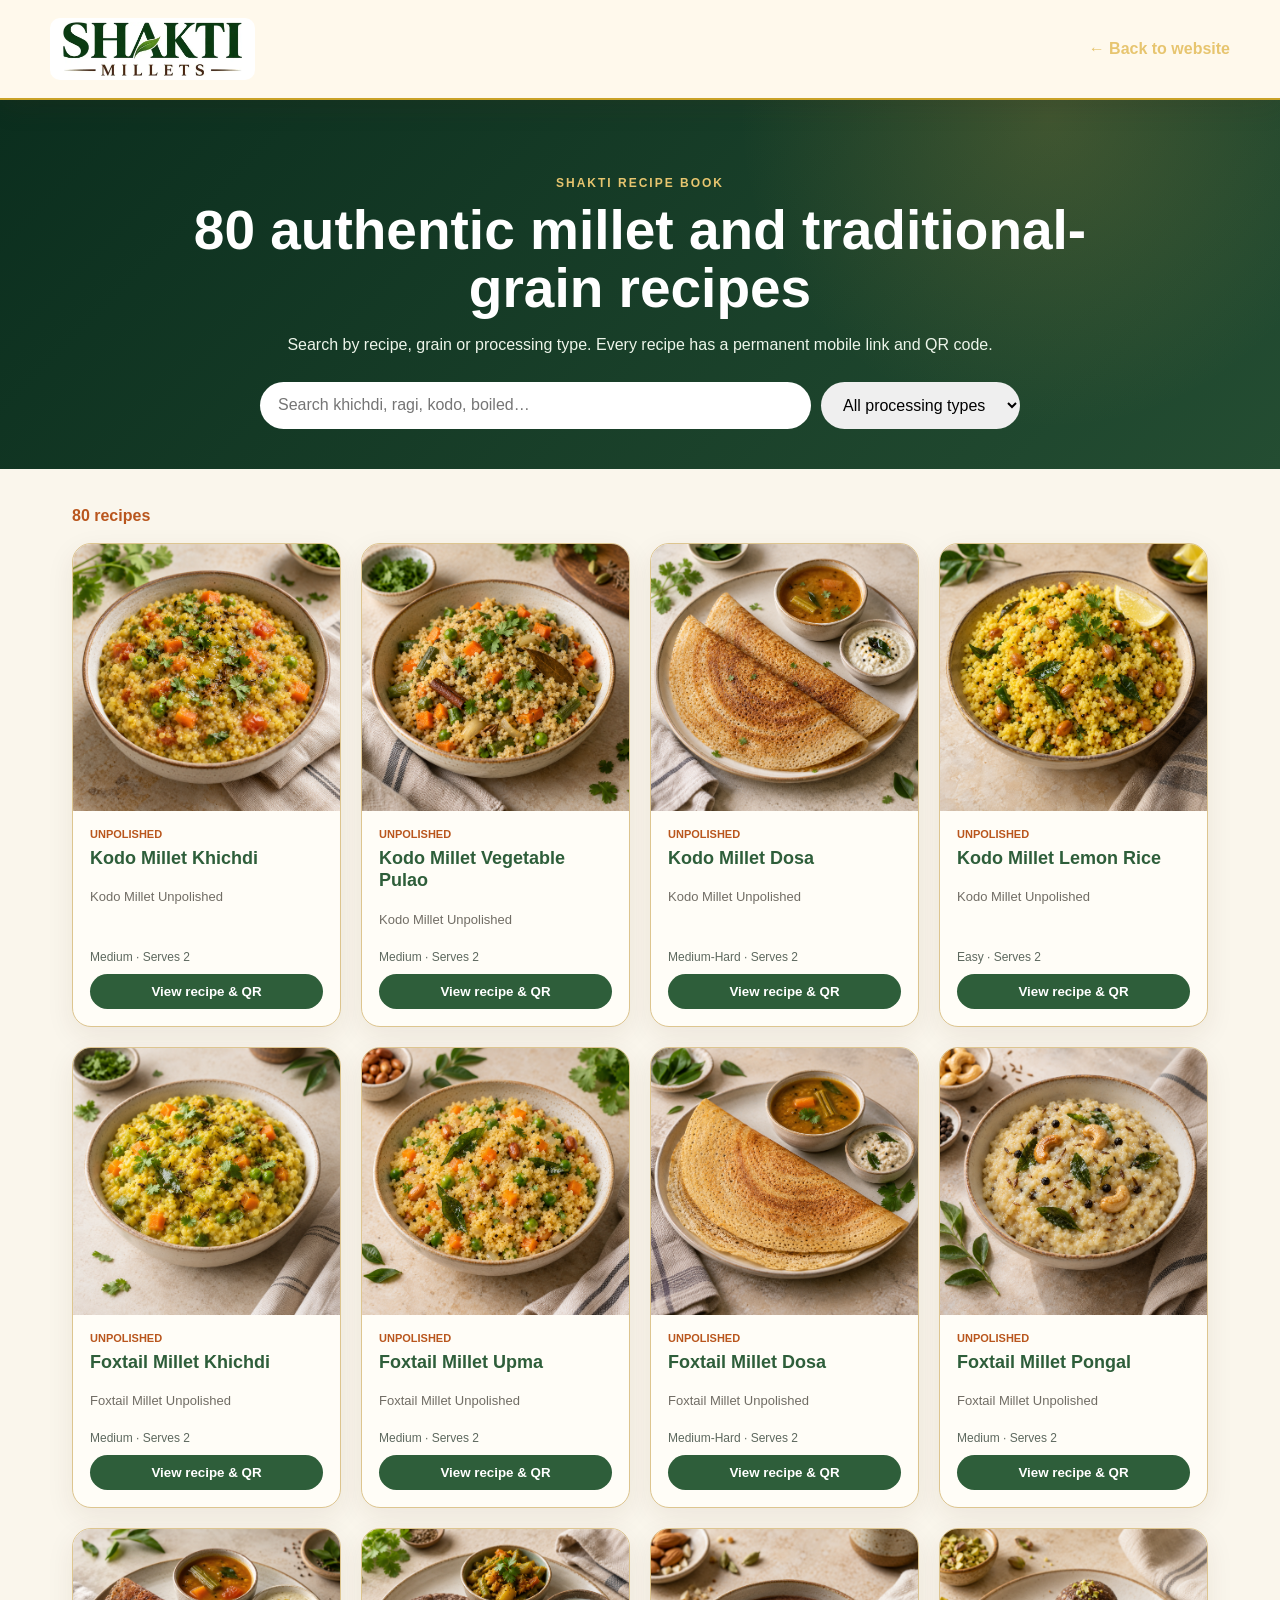
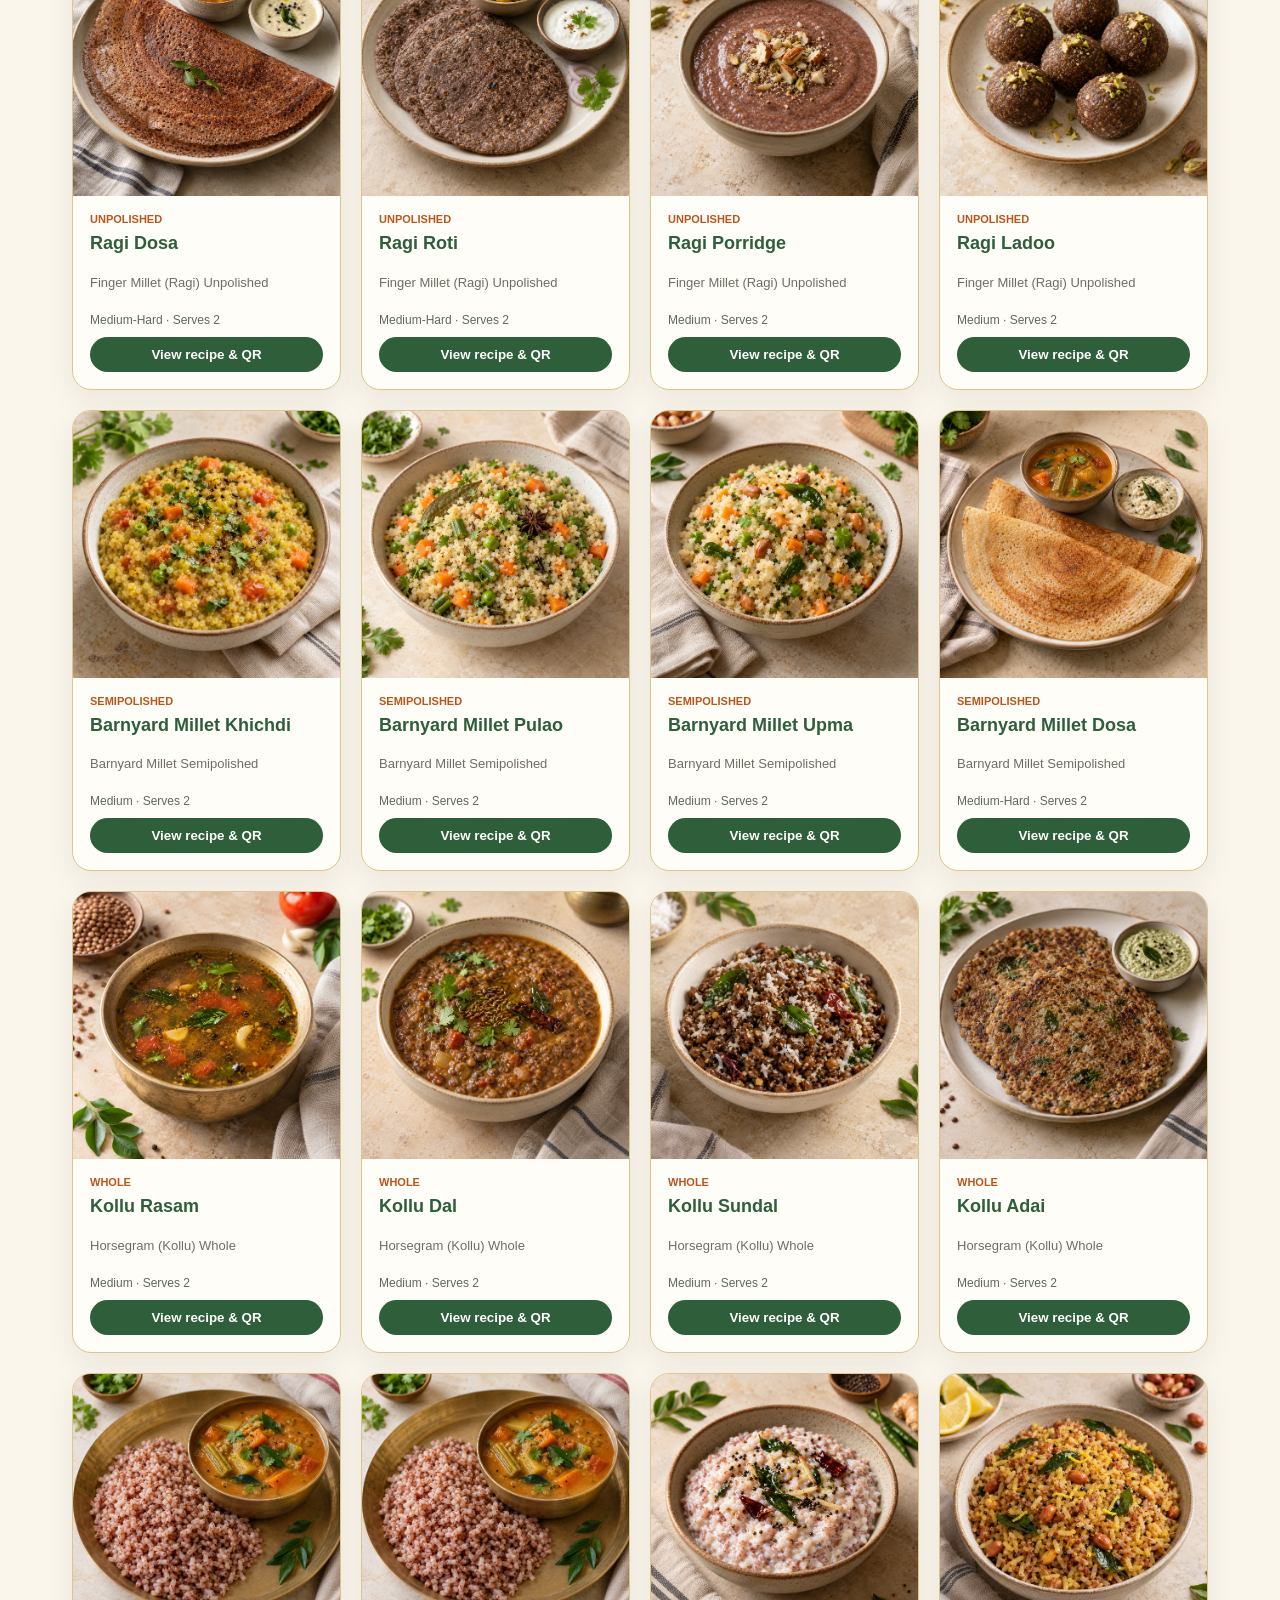
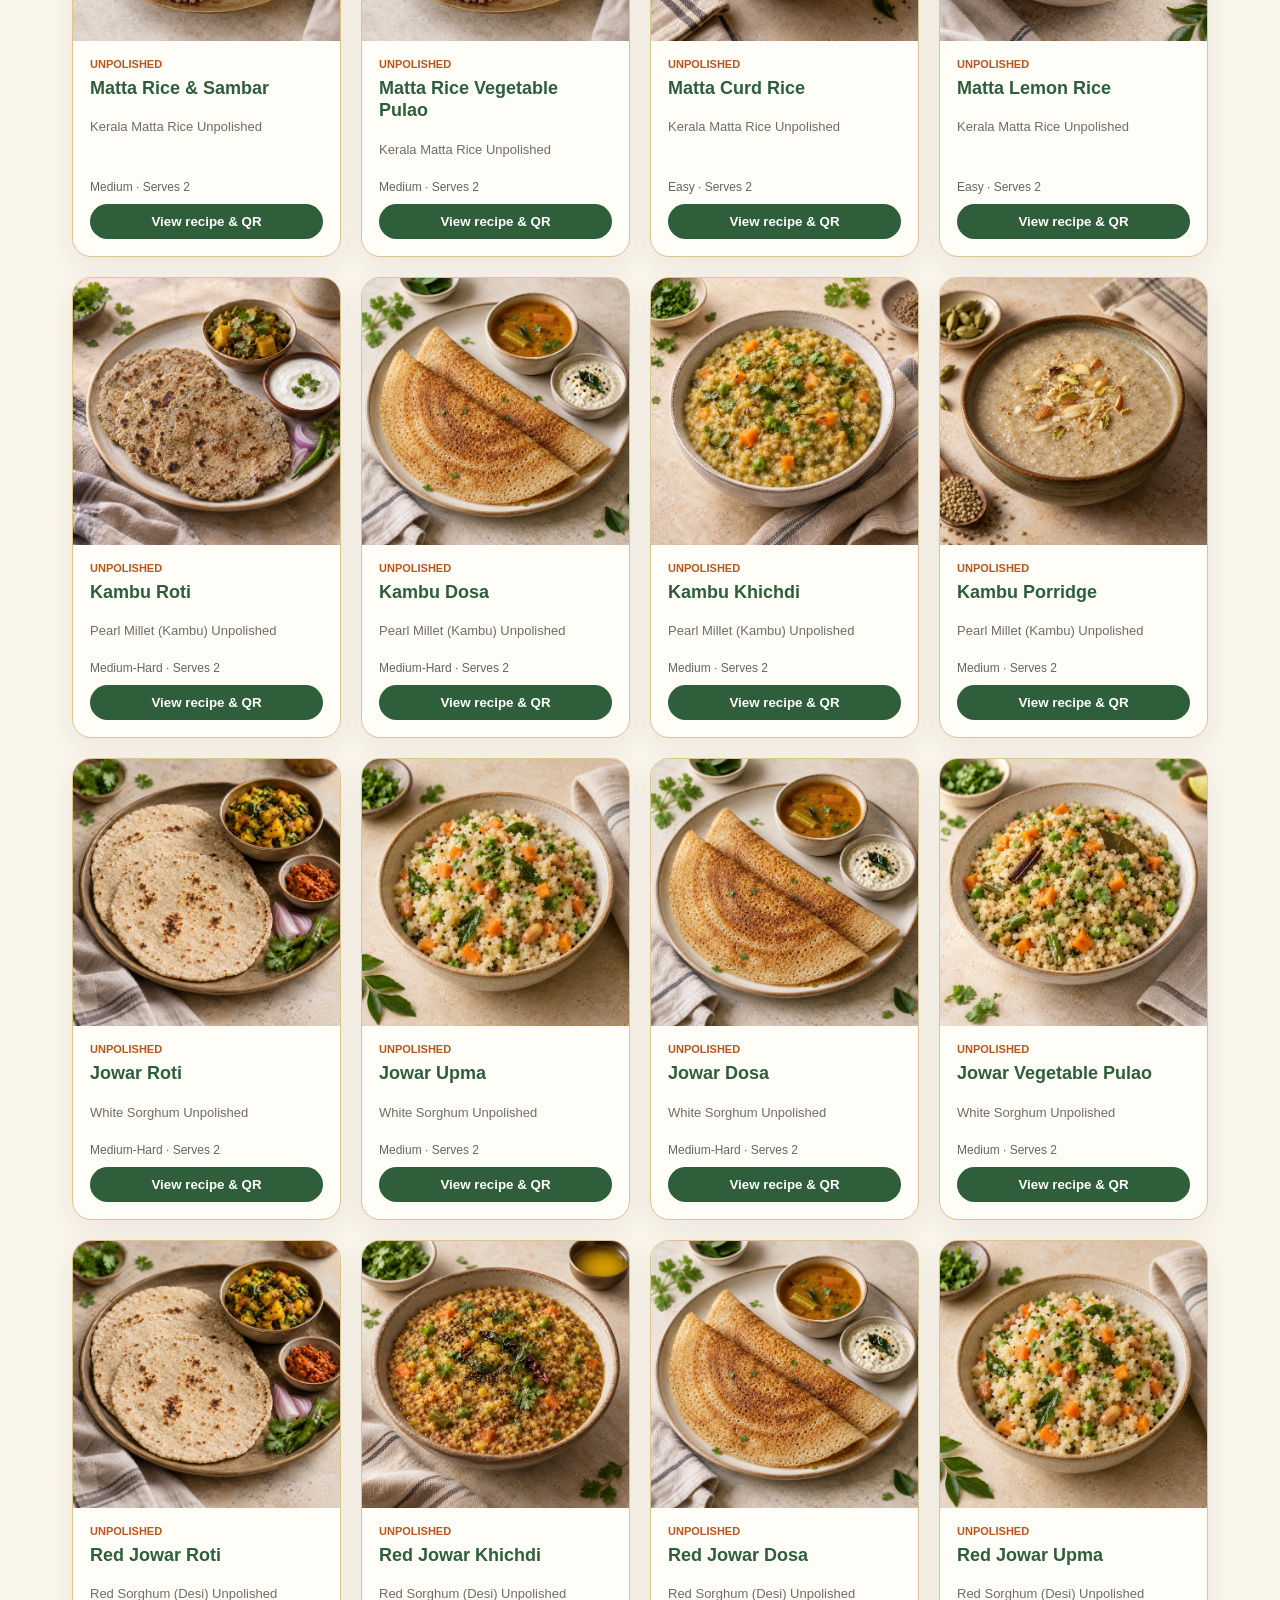
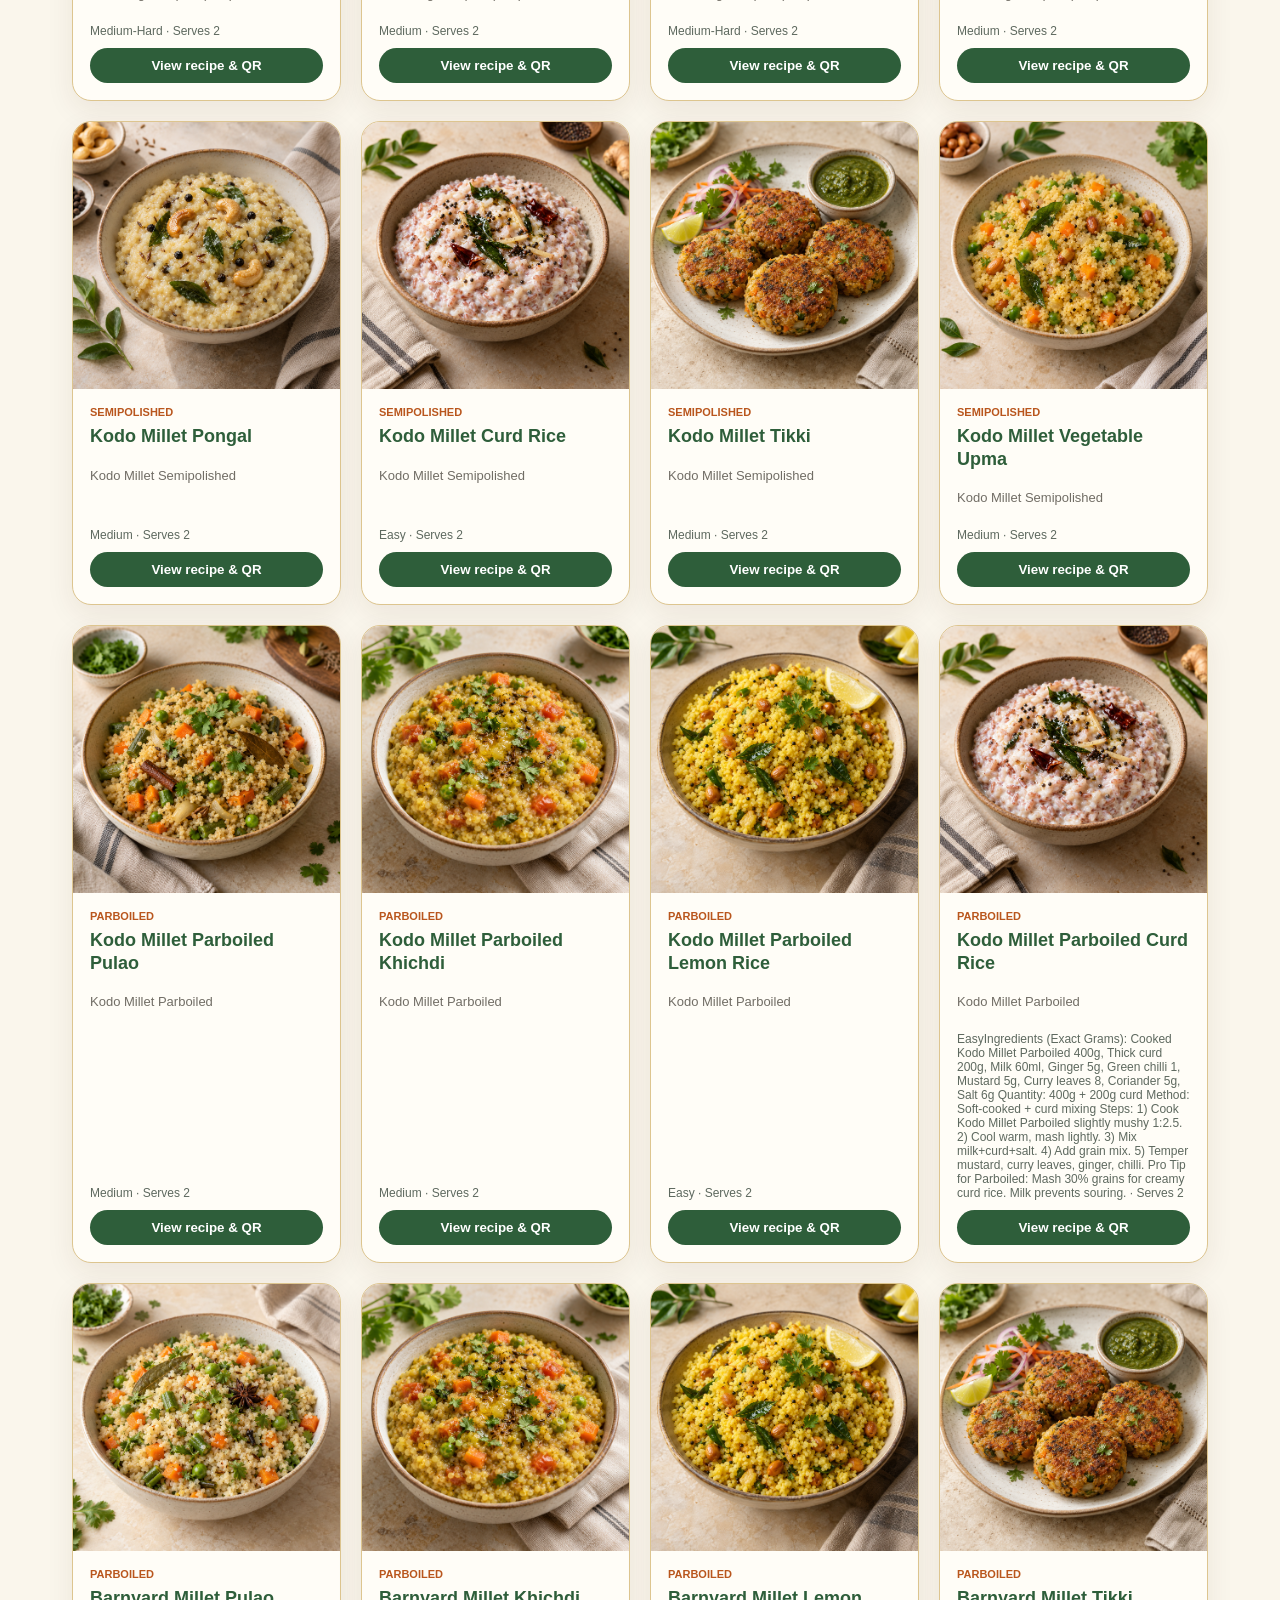
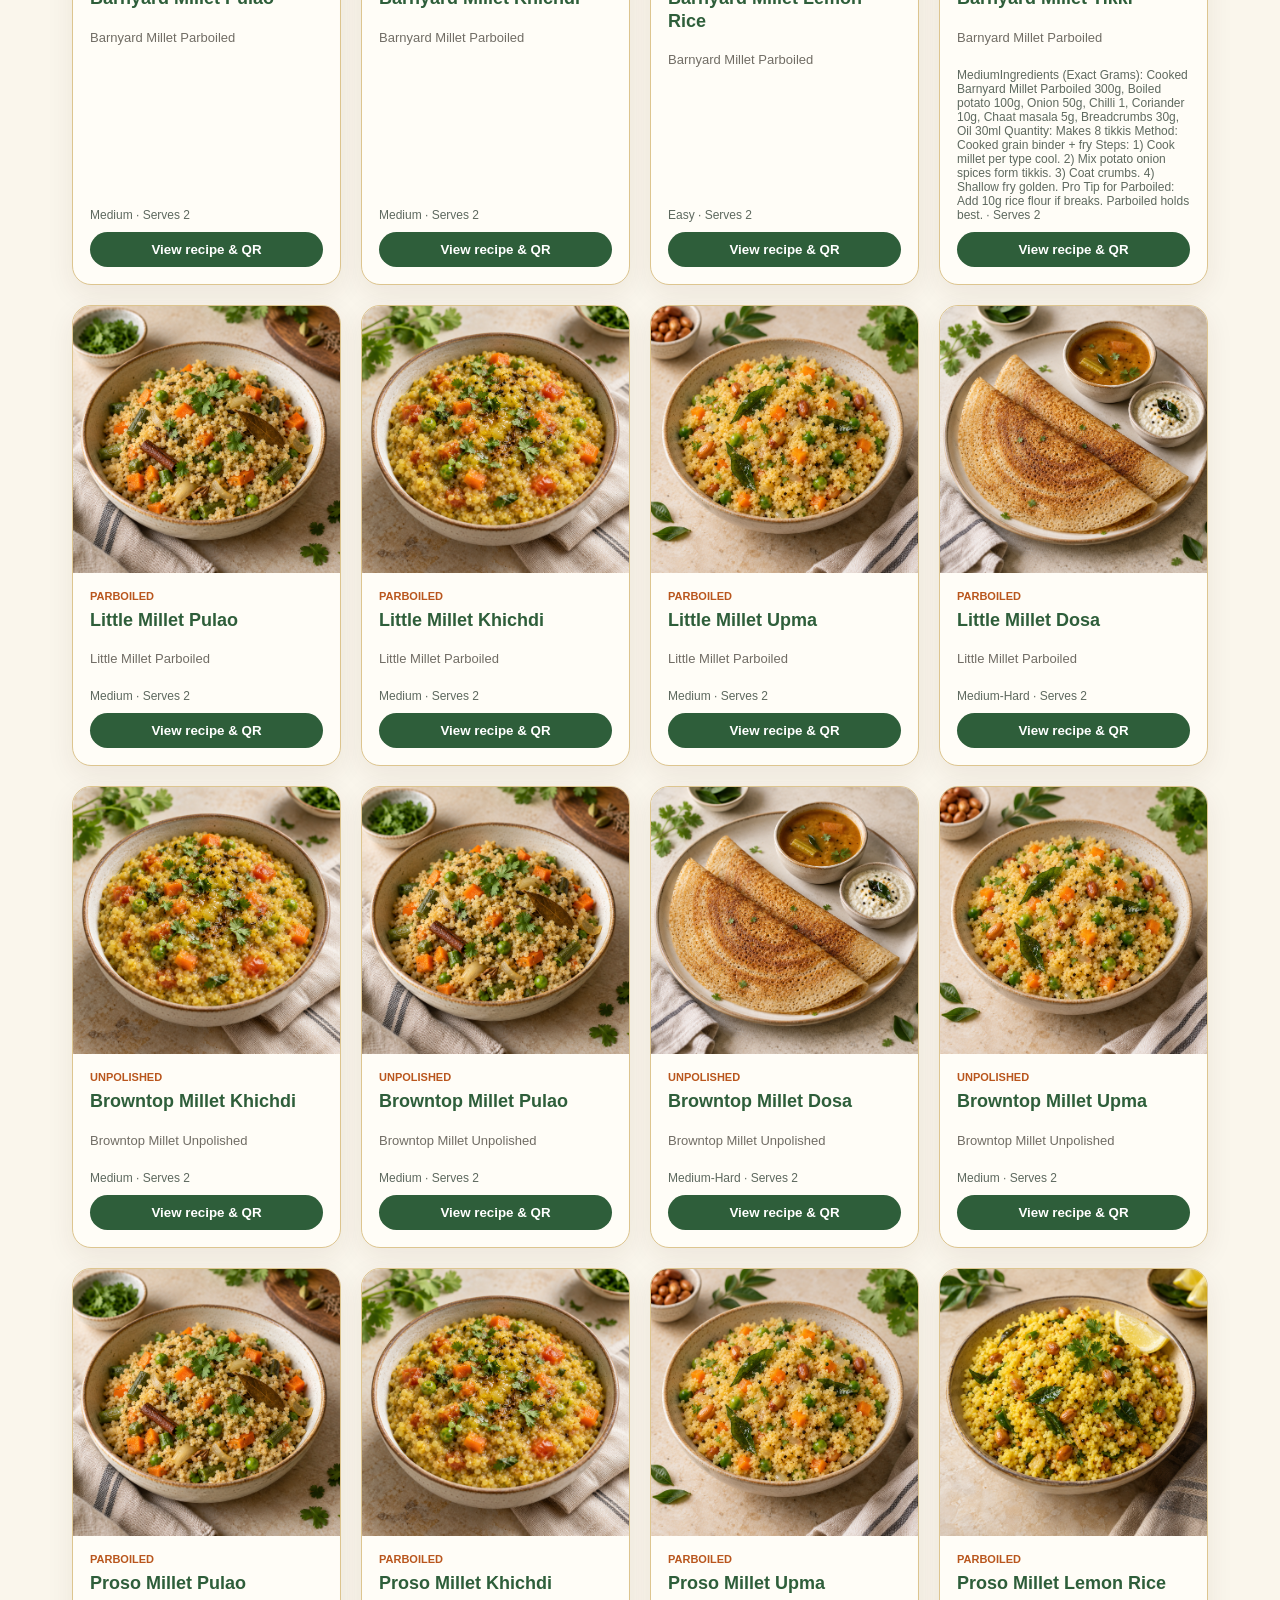
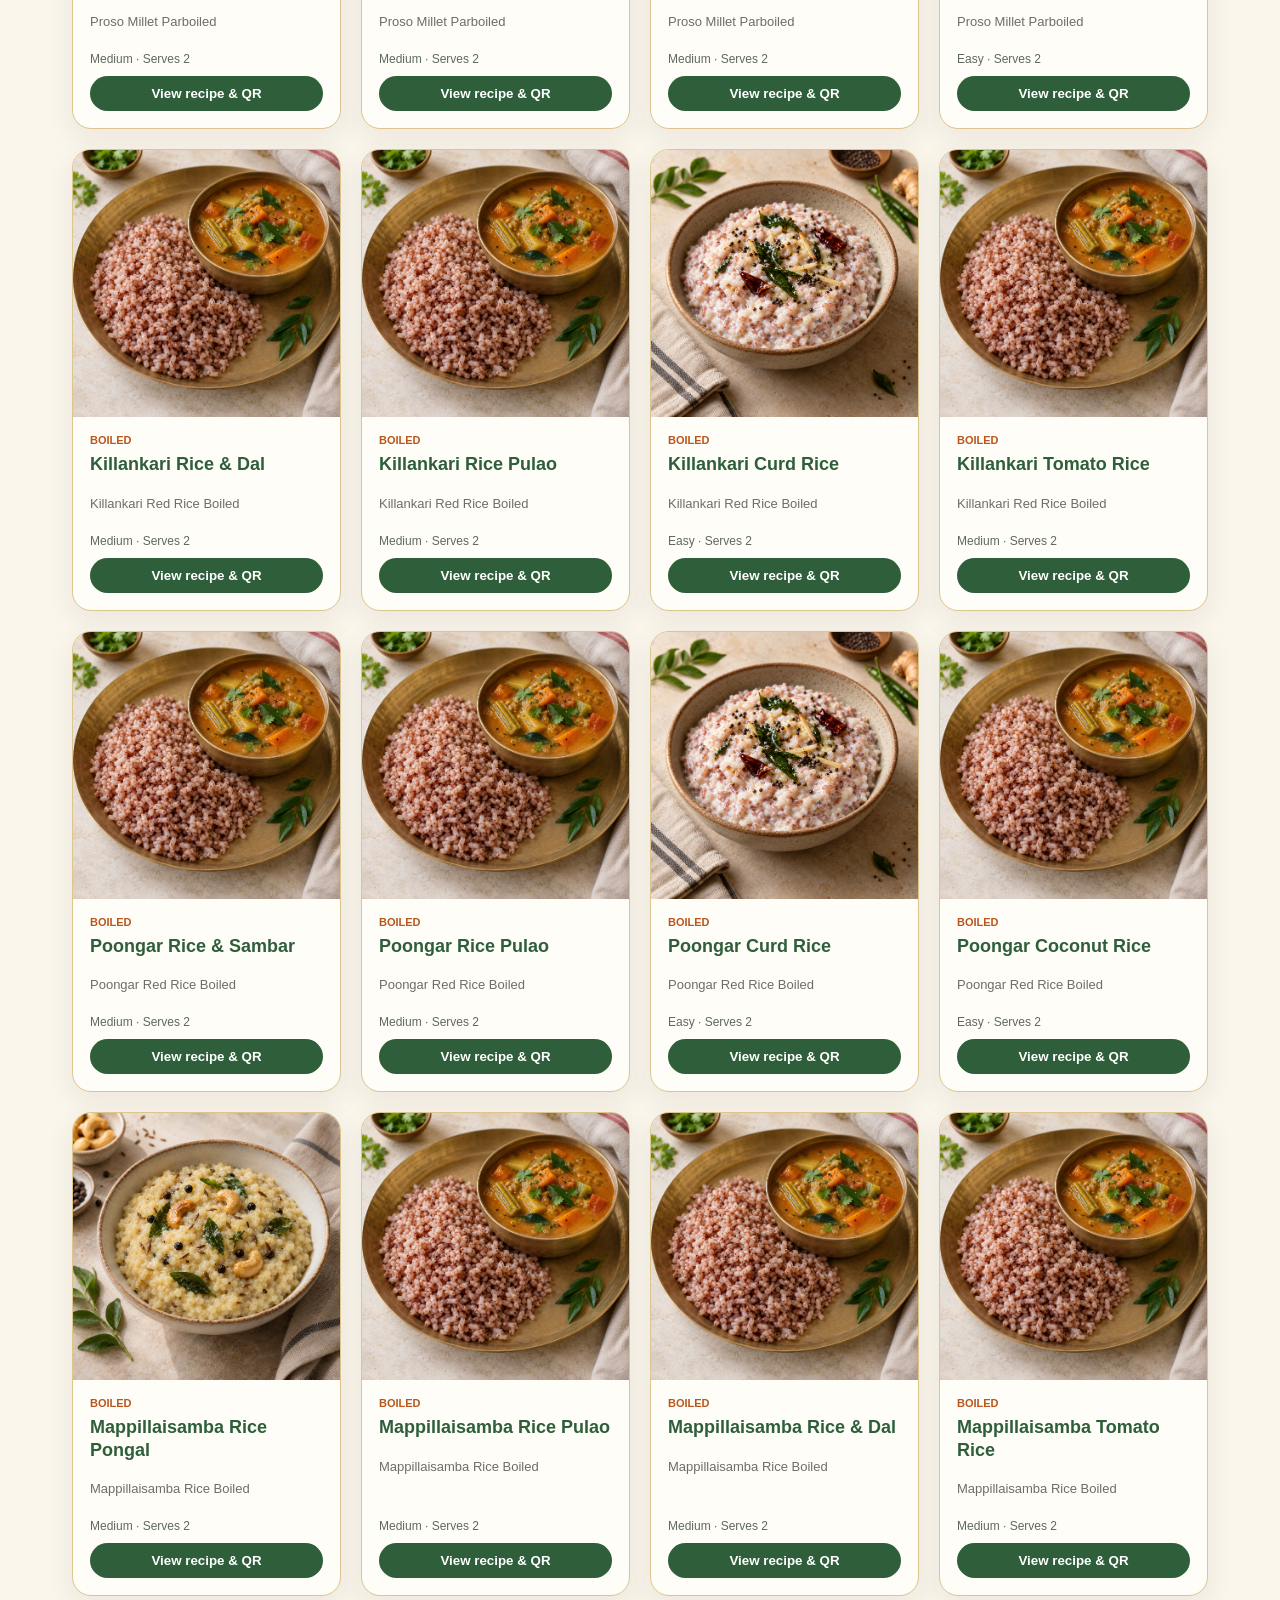
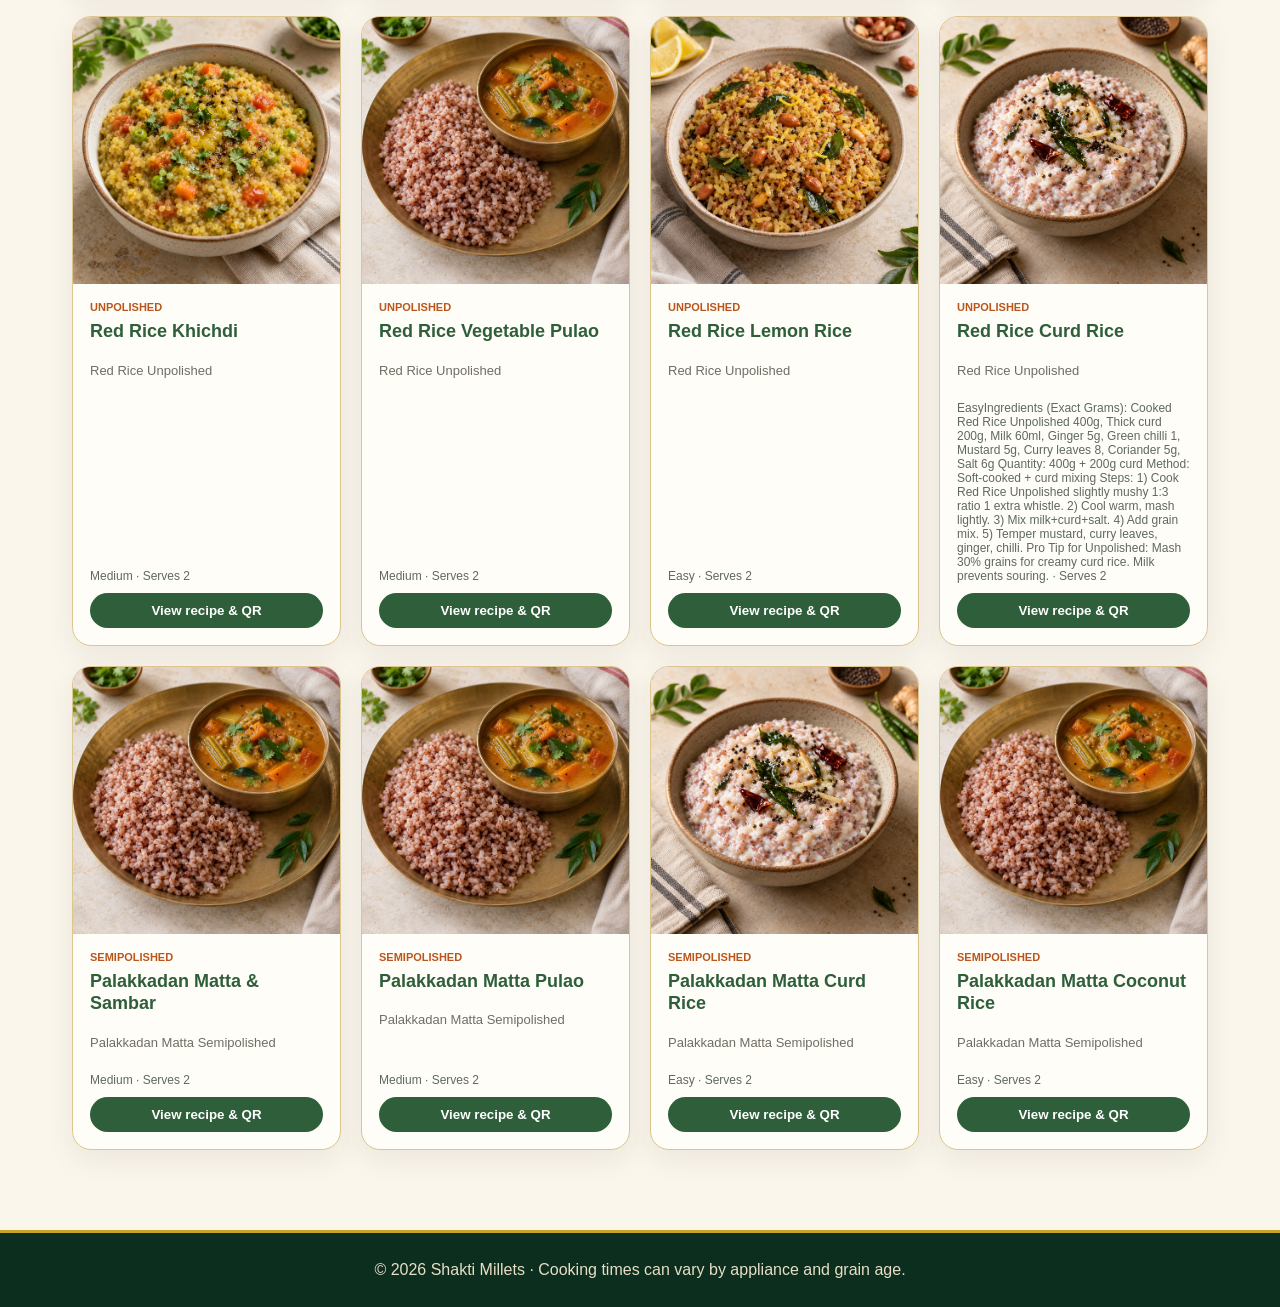
<file: recipes.html>
<!DOCTYPE html>
<html lang="en"><head><meta charset="UTF-8"><meta name="viewport" content="width=device-width,initial-scale=1"><meta name="description" content="80 Shakti Millets recipes with soaking times, water ratios, ingredients and cooking steps."><title>80 Millet Recipes | Shakti Millets</title><link rel="stylesheet" href="recipe.css"><link rel="stylesheet" href="brand-theme.css?v=20260905-1"><link rel="icon" href="images/shakti-millets-logo.webp"></head>
<body><header><a class="brand" href="index.html" aria-label="Shakti Millets home"><img class="brand-logo-img" src="images/shakti-millets-wordmark.webp" alt="Shakti Millets"></a><a class="back" href="index.html">← Back to website</a></header>
<main><section class="recipe-hero"><p>SHAKTI RECIPE BOOK</p><h1>80 authentic millet and traditional-grain recipes</h1><p class="lead">Search by recipe, grain or processing type. Every recipe has a permanent mobile link and QR code.</p><div class="search-row"><input id="recipeSearch" type="search" placeholder="Search khichdi, ragi, kodo, boiled…"><select id="recipeFilter"><option value="">All processing types</option><option>Unpolished</option><option>Semipolished</option><option>Parboiled</option><option>Boiled</option><option>Whole</option></select></div></section><section class="recipes-wrap"><div id="recipeCount"></div><div id="recipeGrid" class="recipe-grid"></div></section></main>
<dialog id="recipeDialog"><button class="close" aria-label="Close">×</button><div id="recipeDetail"></div></dialog>
<footer>© 2026 Shakti Millets · Cooking times can vary by appliance and grain age.</footer>
<script src="recipes-data.js?v=20260904"></script><script src="recipe.js?v=20260904"></script></body></html>
</file>
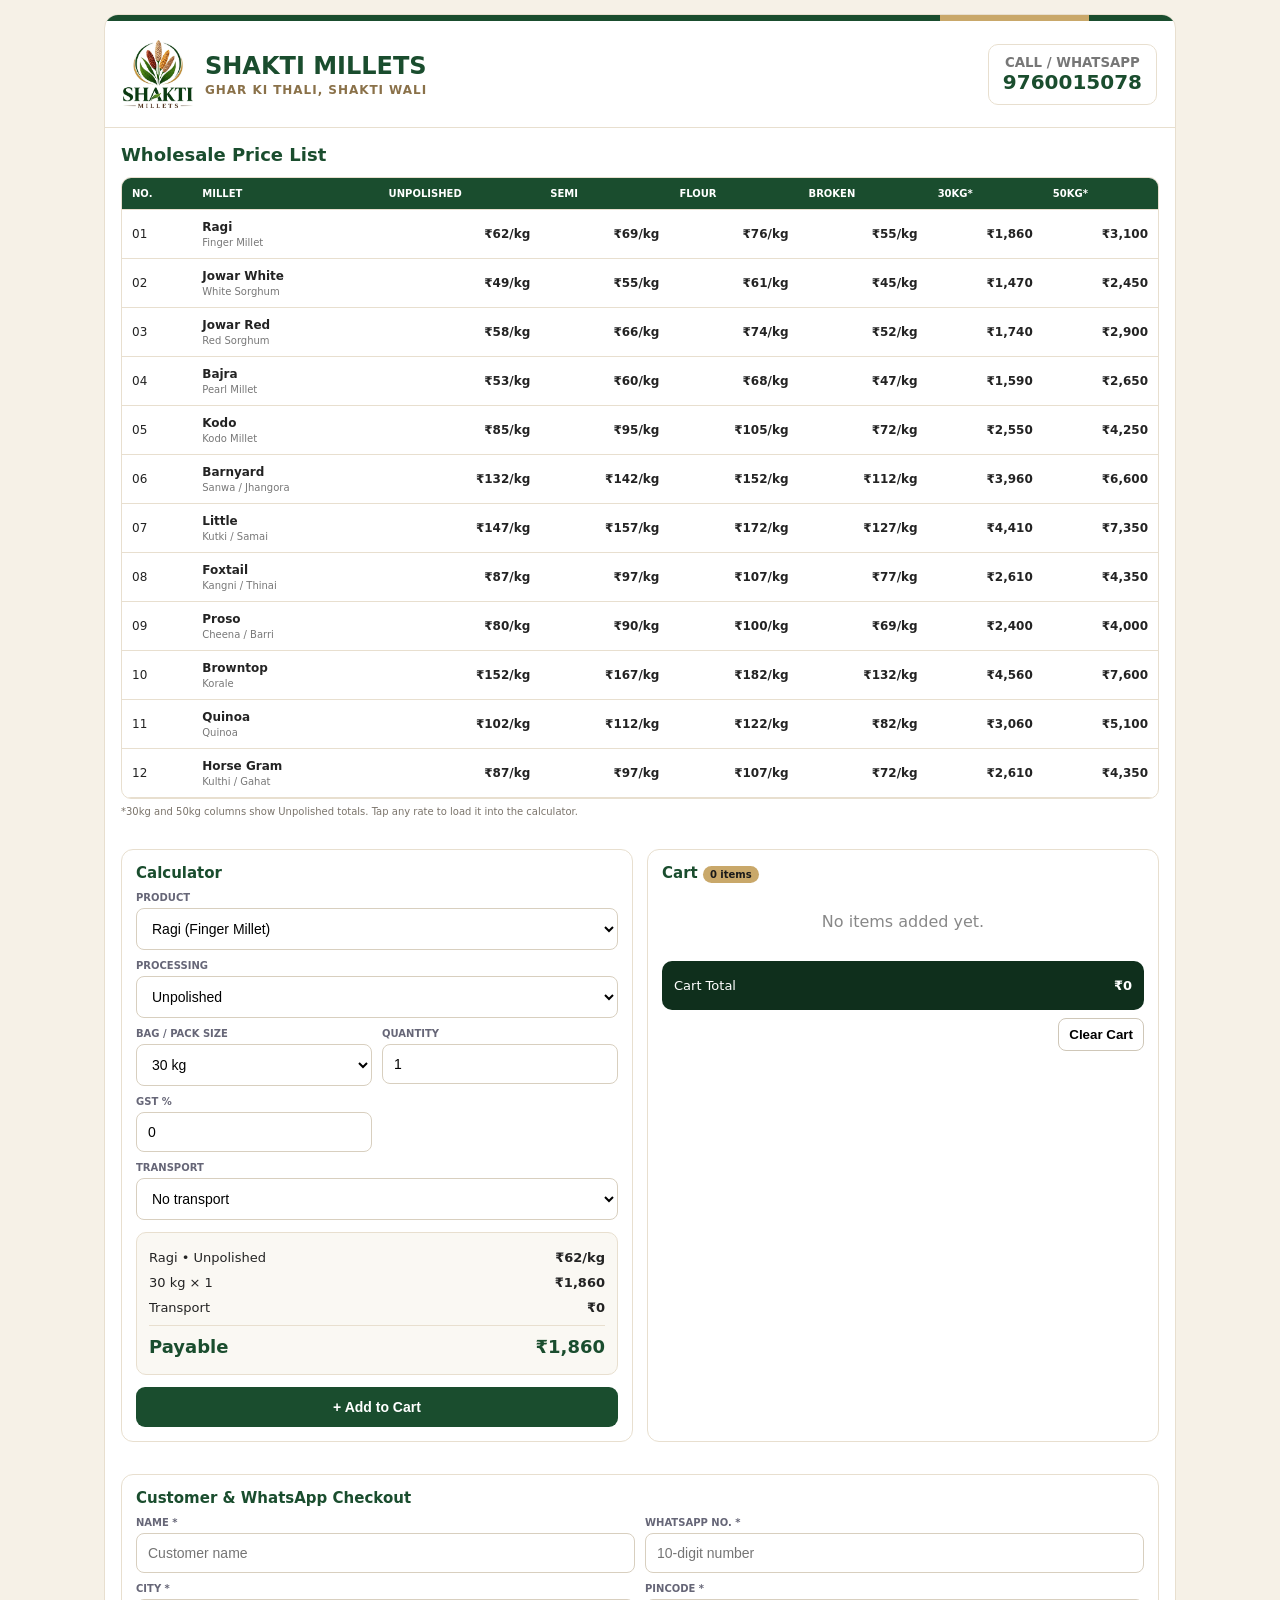
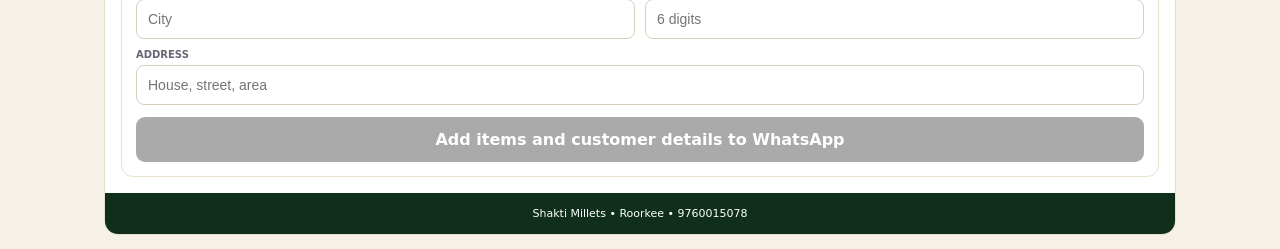
<file: wholesale-calculator.html>
<!doctype html>
<html lang="en">
<head>
<meta charset="utf-8">
<meta name="viewport" content="width=device-width,initial-scale=1">
<title>Shakti Millets Wholesale Calculator</title>
<style>
:root{--g:#1a4d2e;--gd:#0f2f1c;--gold:#c9a86a;--cream:#f6f1e7;--line:#e8dfcf;--text:#232323;--wa:#25d366}
*{box-sizing:border-box}body{margin:0;background:var(--cream);color:var(--text);font-family:system-ui,-apple-system,Segoe UI,Roboto,sans-serif}.wrap{max-width:1100px;margin:auto;padding:14px}.card{background:#fff;border:1px solid var(--line);border-radius:14px;overflow:hidden}.topbar{height:6px;background:linear-gradient(90deg,var(--g) 0 78%,var(--gold) 78% 92%,var(--g) 92%)}header{padding:18px;display:flex;gap:14px;align-items:center;justify-content:space-between;flex-wrap:wrap;border-bottom:1px solid var(--line)}.brand{display:flex;gap:12px;align-items:center}.brand img{width:70px;height:70px;object-fit:contain}.brand h1{margin:0;color:var(--g);font-size:24px}.brand p{margin:3px 0 0;color:#8a7149;font-size:12px;font-weight:800;text-transform:uppercase;letter-spacing:.08em}.phone{padding:10px 14px;border:1px solid var(--line);border-radius:10px;text-align:center}.phone small{display:block;color:#777;text-transform:uppercase;font-weight:800}.phone a{color:var(--g);font-size:20px;font-weight:900;text-decoration:none}.section{padding:16px}.section h2{margin:0 0 12px;color:var(--g);font-size:18px}.tablebox{overflow:auto;border:1px solid var(--line);border-radius:10px}table{border-collapse:collapse;width:100%;min-width:820px}th,td{padding:10px;border-bottom:1px solid var(--line);font-size:12px}th{background:var(--g);color:#fff;text-align:left;text-transform:uppercase;font-size:10px}td.rate{text-align:right;font-weight:800;cursor:pointer}td.rate:hover{background:#f8f3e8}.muted{color:#777;font-size:10px;margin-top:3px}.grid{display:grid;grid-template-columns:1fr 1fr;gap:14px}.panel{border:1px solid var(--line);border-radius:12px;padding:14px;background:#fff}.panel h3{margin:0 0 10px;color:var(--g);font-size:15px}.fields{display:grid;grid-template-columns:1fr 1fr;gap:10px}.field{display:flex;flex-direction:column;gap:5px}.field.full{grid-column:1/-1}label{font-size:10px;text-transform:uppercase;font-weight:900;color:#667}input,select{width:100%;padding:11px;border:1px solid #d8cfbf;border-radius:8px;font-size:14px;background:#fff}.chips{display:flex;gap:7px;flex-wrap:wrap}.chip{border:1px solid #cfc7b8;background:#fff;border-radius:999px;padding:8px 12px;font-weight:800;font-size:12px;cursor:pointer}.chip.active{background:var(--g);color:#fff;border-color:var(--g)}.summary{background:#faf8f3;border:1px solid var(--line);border-radius:10px;padding:12px;margin-top:12px}.row{display:flex;justify-content:space-between;gap:10px;padding:5px 0;font-size:13px}.row.total{border-top:1px solid var(--line);margin-top:5px;padding-top:10px;font-size:18px;font-weight:900;color:var(--g)}button.primary{width:100%;margin-top:12px;padding:12px;border:0;border-radius:9px;background:var(--g);color:#fff;font-weight:900;cursor:pointer;font-size:14px}button.secondary{padding:8px 10px;border:1px solid #cfc7b8;border-radius:8px;background:#fff;font-weight:800;cursor:pointer}.cart-item{display:grid;grid-template-columns:1fr auto;gap:10px;padding:10px;border:1px solid var(--line);border-radius:9px;margin-bottom:8px;background:#fbfaf7}.cart-item b{color:var(--g)}.cart-item small{display:block;color:#777;margin-top:3px}.remove{border:1px solid #e0cfc9;background:#fff;color:#8c2d1d;border-radius:7px;padding:6px 9px;cursor:pointer}.cart-total{background:var(--gd);color:#fff;border-radius:10px;padding:12px;margin-top:10px}.wa{display:block;text-align:center;background:var(--wa);color:#fff;text-decoration:none;padding:13px;border-radius:9px;font-weight:900;margin-top:12px}.wa.disabled{background:#aaa;pointer-events:none}.empty{color:#888;text-align:center;padding:20px 5px}.tiny{font-size:10px;color:#7b746b}.footer{background:var(--gd);color:#fff;padding:14px 18px;text-align:center;font-size:11px}.pill{background:var(--gold);color:#1a1a1a;padding:3px 7px;border-radius:999px;font-size:10px;font-weight:900}
@media(max-width:760px){.grid{grid-template-columns:1fr}.fields{grid-template-columns:1fr}.field.full{grid-column:auto}.brand h1{font-size:20px}.brand img{width:58px;height:58px}.wrap{padding:8px}}
</style>
</head>
<body>
<div class="wrap"><div class="card"><div class="topbar"></div>
<header><div class="brand"><img src="images/shakti-millets-logo.webp" alt="Shakti Millets"><div><h1>SHAKTI MILLETS</h1><p>Ghar Ki Thali, Shakti Wali</p></div></div><div class="phone"><small>Call / WhatsApp</small><a href="tel:+919760015078">9760015078</a></div></header>
<div class="section"><h2>Wholesale Price List</h2><div class="tablebox"><table><thead><tr><th>No.</th><th>Millet</th><th>Unpolished</th><th>Semi</th><th>Flour</th><th>Broken</th><th>30kg*</th><th>50kg*</th></tr></thead><tbody id="rateTable"></tbody></table></div><div class="tiny" style="margin-top:7px">*30kg and 50kg columns show Unpolished totals. Tap any rate to load it into the calculator.</div></div>
<div class="section"><div class="grid">
<div class="panel"><h3>Calculator</h3><div class="fields"><div class="field full"><label>Product</label><select id="product"></select></div><div class="field full"><label>Processing</label><select id="processing"></select></div><div class="field"><label>Bag / Pack Size</label><select id="bag"><option value="1">1 kg</option><option value="5">5 kg</option><option value="10">10 kg</option><option value="30" selected>30 kg</option><option value="50">50 kg</option><option value="custom">Custom kg</option></select></div><div class="field"><label>Quantity</label><input id="qty" type="number" min="1" value="1"></div><div class="field" id="customWrap" style="display:none"><label>Custom kg per pack</label><input id="customKg" type="number" min="0.1" step="0.1" value="1"></div><div class="field"><label>GST %</label><input id="gst" type="number" min="0" step="0.1" value="0"></div><div class="field full"><label>Transport</label><select id="transportMode"><option value="none">No transport</option><option value="bulk">Bulk @ ₹16/kg</option><option value="manual">Manual amount</option></select></div><div class="field full" id="manualWrap" style="display:none"><label>Manual transport ₹</label><input id="manualTransport" type="number" min="0" value="0"></div></div><div class="summary" id="summary"></div><button class="primary" id="addCart">+ Add to Cart</button></div>
<div class="panel"><h3>Cart <span id="cartCount" class="pill">0 items</span></h3><div id="cart"><div class="empty">No items added yet.</div></div><div class="cart-total" id="cartTotals"></div><div style="display:flex;justify-content:flex-end;margin-top:8px"><button class="secondary" id="clearCart">Clear Cart</button></div></div>
</div></div>
<div class="section"><div class="panel"><h3>Customer & WhatsApp Checkout</h3><div class="fields"><div class="field"><label>Name *</label><input id="name" placeholder="Customer name"></div><div class="field"><label>WhatsApp No. *</label><input id="phone" inputmode="numeric" placeholder="10-digit number"></div><div class="field"><label>City *</label><input id="city" placeholder="City"></div><div class="field"><label>Pincode *</label><input id="pincode" inputmode="numeric" maxlength="6" placeholder="6 digits"></div><div class="field full"><label>Address</label><input id="address" placeholder="House, street, area"></div></div><a id="wa" class="wa disabled" href="#" target="_blank">Add items and customer details to WhatsApp</a></div></div>
<div class="footer">Shakti Millets • Roorkee • 9760015078</div></div></div>
<script>
const products=[
{id:1,name:'Ragi',regional:'Finger Millet',u:62,s:69,f:76,b:55},
{id:2,name:'Jowar White',regional:'White Sorghum',u:49,s:55,f:61,b:45},
{id:3,name:'Jowar Red',regional:'Red Sorghum',u:58,s:66,f:74,b:52},
{id:4,name:'Bajra',regional:'Pearl Millet',u:53,s:60,f:68,b:47},
{id:5,name:'Kodo',regional:'Kodo Millet',u:85,s:95,f:105,b:72},
{id:6,name:'Barnyard',regional:'Sanwa / Jhangora',u:132,s:142,f:152,b:112},
{id:7,name:'Little',regional:'Kutki / Samai',u:147,s:157,f:172,b:127},
{id:8,name:'Foxtail',regional:'Kangni / Thinai',u:87,s:97,f:107,b:77},
{id:9,name:'Proso',regional:'Cheena / Barri',u:80,s:90,f:100,b:69},
{id:10,name:'Browntop',regional:'Korale',u:152,s:167,f:182,b:132},
{id:11,name:'Quinoa',regional:'Quinoa',u:102,s:112,f:122,b:82},
{id:12,name:'Horse Gram',regional:'Kulthi / Gahat',u:87,s:97,f:107,b:72}
];
const proc={u:'Unpolished',s:'Semi',f:'Flour',b:'Broken'};
let cart=[];
const $=id=>document.getElementById(id);
function money(n){return '₹'+Math.round(Number(n)||0).toLocaleString('en-IN')}
function currentProduct(){return products.find(p=>p.id===Number($('product').value))||products[0]}
function kgPerPack(){return $('bag').value==='custom'?Math.max(.1,Number($('customKg').value)||1):Number($('bag').value)}
function calc(){const p=currentProduct(),k=$('processing').value,rate=p[k],kg=kgPerPack(),qty=Math.max(1,Number($('qty').value)||1),sub=rate*kg*qty,gst=Math.max(0,Number($('gst').value)||0),gstAmt=sub*gst/100,tm=$('transportMode').value,transport=tm==='bulk'?16*kg*qty:tm==='manual'?Math.max(0,Number($('manualTransport').value)||0):0,total=sub+gstAmt+transport;return{p,k,rate,kg,qty,sub,gst,gstAmt,transport,total}}
function renderTable(){let h='';products.forEach((p,i)=>{h+=`<tr><td>${String(i+1).padStart(2,'0')}</td><td><strong>${p.name}</strong><div class="muted">${p.regional}</div></td>${['u','s','f','b'].map(k=>`<td class="rate" data-id="${p.id}" data-proc="${k}">${money(p[k])}/kg</td>`).join('')}<td class="rate" data-id="${p.id}" data-proc="u">${money(p.u*30)}</td><td class="rate" data-id="${p.id}" data-proc="u">${money(p.u*50)}</td></tr>`});$('rateTable').innerHTML=h;document.querySelectorAll('td.rate').forEach(td=>td.onclick=()=>{$('product').value=td.dataset.id;$('processing').value=td.dataset.proc;renderSummary();window.scrollTo({top:$('product').getBoundingClientRect().top+window.scrollY-30,behavior:'smooth'})})}
function renderSummary(){const c=calc();$('customWrap').style.display=$('bag').value==='custom'?'flex':'none';$('manualWrap').style.display=$('transportMode').value==='manual'?'flex':'none';$('summary').innerHTML=`<div class="row"><span>${c.p.name} • ${proc[c.k]}</span><b>${money(c.rate)}/kg</b></div><div class="row"><span>${c.kg} kg × ${c.qty}</span><b>${money(c.sub)}</b></div>${c.gst?`<div class="row"><span>GST ${c.gst}%</span><b>${money(c.gstAmt)}</b></div>`:''}<div class="row"><span>Transport</span><b>${money(c.transport)}</b></div><div class="row total"><span>Payable</span><span>${money(c.total)}</span></div>`;renderWhatsApp()}
function renderCart(){if(!cart.length){$('cart').innerHTML='<div class="empty">No items added yet.</div>';$('cartTotals').innerHTML='<div class="row"><span>Cart Total</span><b>₹0</b></div>';$('cartCount').textContent='0 items';renderWhatsApp();return}let h='';cart.forEach(x=>{h+=`<div class="cart-item"><div><b>${x.p.name}</b><small>${proc[x.k]} • ${x.kg}kg × ${x.qty} • ${money(x.rate)}/kg<br>Product ${money(x.sub)} + GST ${money(x.gstAmt)} + Transport ${money(x.transport)}</small></div><div><strong>${money(x.total)}</strong><br><button class="remove" data-id="${x.id}">Remove</button></div></div>`});$('cart').innerHTML=h;document.querySelectorAll('.remove').forEach(b=>b.onclick=()=>{cart=cart.filter(x=>x.id!==Number(b.dataset.id));renderCart()});const product=cart.reduce((a,x)=>a+x.sub,0),gst=cart.reduce((a,x)=>a+x.gstAmt,0),transport=cart.reduce((a,x)=>a+x.transport,0),total=product+gst+transport,kg=cart.reduce((a,x)=>a+x.kg*x.qty,0);$('cartTotals').innerHTML=`<div class="row"><span>Products</span><b>${money(product)}</b></div><div class="row"><span>GST</span><b>${money(gst)}</b></div><div class="row"><span>Transport</span><b>${money(transport)}</b></div><div class="row"><span>Total weight</span><b>${kg} kg</b></div><div class="row total" style="color:#fff;border-color:#ffffff44"><span>Cart Total</span><span>${money(total)}</span></div>`;$('cartCount').textContent=cart.length+' item'+(cart.length===1?'':'s');renderWhatsApp()}
function renderWhatsApp(){const name=$('name').value.trim(),phone=$('phone').value.replace(/\D/g,''),city=$('city').value.trim(),pin=$('pincode').value.replace(/\D/g,''),addr=$('address').value.trim(),valid=name&&phone.length>=10&&city&&pin.length===6&&cart.length;const a=$('wa');if(!valid){a.className='wa disabled';a.href='#';a.textContent='Add items and customer details to WhatsApp';return}const product=cart.reduce((s,x)=>s+x.sub,0),gst=cart.reduce((s,x)=>s+x.gstAmt,0),transport=cart.reduce((s,x)=>s+x.transport,0),grand=product+gst+transport,totalKg=cart.reduce((s,x)=>s+x.kg*x.qty,0);let lines=cart.map((x,i)=>`${i+1}. ${x.p.name} - ${proc[x.k]} - ${x.kg}kg x ${x.qty} @ ${money(x.rate)}/kg = ${money(x.total)}`).join('\n');let msg=`Shakti Millets - Wholesale Order\n\nCustomer: ${name}\nWhatsApp: ${phone}\nCity: ${city}\nPincode: ${pin}\nAddress: ${addr||'-'}\n\n${lines}\n\nProduct total: ${money(product)}\nGST: ${money(gst)}\nTransport: ${money(transport)}\nTotal weight: ${totalKg} kg\nFINAL: ${money(grand)}`;a.className='wa';a.href='https://wa.me/919760015078?text='+encodeURIComponent(msg);a.textContent='WhatsApp Order • '+money(grand)}
function init(){products.forEach(p=>$('product').insertAdjacentHTML('beforeend',`<option value="${p.id}">${p.name} (${p.regional})</option>`));Object.entries(proc).forEach(([k,v])=>$('processing').insertAdjacentHTML('beforeend',`<option value="${k}">${v}</option>`));renderTable();renderSummary();renderCart();['product','processing','bag','qty','customKg','gst','transportMode','manualTransport'].forEach(id=>$(id).addEventListener('input',renderSummary));['name','phone','city','pincode','address'].forEach(id=>$(id).addEventListener('input',renderWhatsApp));$('addCart').onclick=()=>{const c=calc();cart.push({...c,id:Date.now()+Math.random()});renderCart()};$('clearCart').onclick=()=>{cart=[];renderCart()}}
init();
</script>
</body>
</html>
</file>
<file: style.css>
*{box-sizing:border-box;margin:0;padding:0}html{scroll-behavior:smooth}body{font-family:Inter,Segoe UI,Arial,sans-serif;background:#faf8f3;color:#263228;line-height:1.6}.container{max-width:1180px;margin:auto;padding:0 22px}header{position:sticky;top:0;z-index:100;background:rgba(23,59,43,.96);color:#fff;box-shadow:0 8px 30px rgba(0,0,0,.14);backdrop-filter:blur(14px);-webkit-backdrop-filter:blur(14px);border-bottom:1px solid rgba(196,230,173,.14)}.nav-wrap{min-height:78px;display:flex;align-items:center;justify-content:space-between;gap:30px}.logo{font-size:29px;font-weight:900;color:#fff;text-decoration:none;letter-spacing:-.7px;white-space:nowrap;transition:.2s}.logo span{color:#c4e6ad}.logo:hover{transform:translateY(-1px)}nav{display:flex;align-items:center;justify-content:flex-end;gap:6px;flex-wrap:wrap}nav a{position:relative;color:#eaf3e6;text-decoration:none;font-weight:700;font-size:13px;letter-spacing:.2px;padding:10px 11px;border-radius:10px;transition:color .2s,background .2s}nav a:not(.nav-cta)::after{content:"";position:absolute;left:11px;right:11px;bottom:5px;height:2px;border-radius:2px;background:#c4e6ad;transform:scaleX(0);transform-origin:center;transition:transform .2s}nav a:not(.nav-cta):hover{color:#c4e6ad;background:rgba(255,255,255,.05)}nav a:not(.nav-cta):hover::after{transform:scaleX(1)}.nav-cta{margin-left:7px;background:#c4e6ad;color:#173b2b!important;padding:11px 17px;border-radius:25px;box-shadow:0 5px 16px rgba(0,0,0,.14);transition:transform .2s,box-shadow .2s,background .2s}.nav-cta:hover{background:#d3efbf;transform:translateY(-2px);box-shadow:0 8px 20px rgba(0,0,0,.2)}.hero{background:linear-gradient(120deg,#173b2b,#2c6048);color:#fff;padding:82px 0}.hero-grid{display:grid;grid-template-columns:1.2fr .8fr;align-items:center;gap:55px}.eyebrow{font-size:12px;letter-spacing:2px;font-weight:800;color:#678c58;margin-bottom:12px}.hero .eyebrow,.light .eyebrow{color:#c4e6ad}.hero h1{font-size:56px;line-height:1.08;font-weight:900}.hero h1 span{color:#c4e6ad}.hero p{font-size:20px;max-width:670px;margin:20px 0 30px;color:#edf5ea}.hero-buttons{display:flex;gap:12px;flex-wrap:wrap}.btn-primary,.btn-secondary,.btn-whatsapp{display:inline-block;border:0;text-decoration:none;padding:13px 23px;border-radius:30px;font-weight:800;cursor:pointer}.btn-primary{background:#c4e6ad;color:#173b2b}.btn-secondary{background:transparent;border:2px solid #c4e6ad;color:#c4e6ad}.btn-whatsapp{background:#25d366;color:#fff}.hero-pack{display:flex;justify-content:center}.pack-card{width:290px;height:350px;border-radius:28px;background:linear-gradient(145deg,#f6f1e5,#dfe8c8);color:#173b2b;display:flex;flex-direction:column;justify-content:center;align-items:center;text-align:center;box-shadow:0 25px 60px rgba(0,0,0,.25);font-size:70px;transform:rotate(2deg)}.pack-card strong{font-size:31px;line-height:1.05;letter-spacing:2px}.pack-card span{font-size:13px;margin-top:15px;max-width:190px}.trust{background:#fff;border-bottom:1px solid #e9e4da}.trust-grid{display:grid;grid-template-columns:repeat(4,1fr);gap:15px;padding:18px 22px;text-align:center;font-weight:700;color:#3f5c46;font-size:14px}.products,.why,.who,.how,.quote{padding:78px 0}.section-title{text-align:center;margin-bottom:40px}.section-title h2{font-size:38px;color:#173b2b;line-height:1.15}.section-title p{font-size:17px;color:#6b685e;margin-top:10px}.category-tabs{display:flex;gap:10px;justify-content:center;flex-wrap:wrap;margin-bottom:30px}.category-tabs button,.quick button{border:1px solid #d8d3c8;background:#fff;padding:9px 14px;border-radius:22px;font-weight:700;color:#4a5a4d;cursor:pointer}.category-tabs button.active,.category-tabs button:hover{background:#173b2b;color:#fff}.product-grid{display:grid;grid-template-columns:repeat(4,1fr);gap:20px}.product-card{background:#fff;border:1px solid #e9e3d9;border-radius:20px;overflow:hidden;display:flex;flex-direction:column;box-shadow:0 8px 28px rgba(36,48,38,.06);transition:.2s}.product-card:hover{transform:translateY(-4px);box-shadow:0 16px 36px rgba(36,48,38,.12)}.product-image{height:190px;background:linear-gradient(145deg,#eef3df,#faf6ec);display:flex;align-items:center;justify-content:center;font-size:65px;overflow:hidden}.product-card-body{padding:18px}.product-card h3{font-size:18px;color:#173b2b;line-height:1.25}.tag{display:inline-block;margin:7px 0;color:#6c756b;font-size:12px;text-transform:uppercase;font-weight:800}.sku{font-size:11px;color:#858277}.price{font-size:22px;font-weight:900;color:#173b2b;margin:8px 0}.size{font-size:13px;color:#6d6a61}.product-actions{display:flex;gap:8px;margin-top:13px}.product-actions a{flex:1;text-align:center;padding:9px 8px;border-radius:20px;font-size:12px;font-weight:800;text-decoration:none}.order{background:#25d366;color:#fff}.quote-link{background:#edf3e7;color:#173b2b}.why{background:#f1eee7}.feature-grid{display:grid;grid-template-columns:repeat(5,1fr);gap:18px}.feature-grid article{background:#fff;padding:25px 18px;border-radius:18px;text-align:center}.feature-grid article>div{font-size:35px}.feature-grid h3{font-size:17px;color:#173b2b;margin:8px 0}.feature-grid p,.steps p{font-size:14px;color:#6b685e}.who-grid{display:grid;grid-template-columns:repeat(3,1fr);gap:14px}.who-grid span{background:#fff;border:1px solid #e6e1d7;padding:18px;border-radius:14px;font-weight:800;color:#314a37}.b2b,.assistant{padding:78px 0;background:linear-gradient(135deg,#173b2b,#2d6048);color:#fff}.light h2,.light p{color:#fff}.b2b-grid{display:grid;grid-template-columns:repeat(3,1fr);gap:18px;margin-bottom:35px}.b2b-grid article{background:rgba(255,255,255,.09);border:1px solid rgba(255,255,255,.15);padding:25px;border-radius:18px;font-size:30px}.b2b-grid h3{font-size:17px;margin-top:10px}.center{text-align:center}.steps{display:grid;grid-template-columns:repeat(4,1fr);gap:20px}.steps article{text-align:center;background:#fff;padding:25px;border-radius:18px}.steps b{display:inline-flex;width:42px;height:42px;border-radius:50%;background:#173b2b;color:#c4e6ad;align-items:center;justify-content:center;font-size:18px}.steps h3{font-size:17px;margin:10px 0;color:#173b2b}.assistant .ai-chat{max-width:650px;margin:auto;background:#fff;border-radius:20px;padding:20px;color:#263228}.msg{padding:12px 15px;border-radius:14px;margin-bottom:12px;background:#eef3e7;color:#173b2b}.msg-user{background:#dceecf;text-align:right}.quick{display:flex;gap:8px;flex-wrap:wrap;margin-bottom:10px}.input-group{display:flex;gap:8px;margin-top:12px}.input-group input{flex:1;border:1px solid #ddd6ca;border-radius:25px;padding:12px 15px}.input-group button{border:0;background:#173b2b;color:#fff;border-radius:25px;padding:0 22px;font-weight:800}.quote{background:#fff}.quote-grid{display:grid;grid-template-columns:1fr 1fr;gap:55px;align-items:start}.quote h2{font-size:42px;color:#173b2b;line-height:1.15}.quote p{color:#6b685e;font-size:18px;margin:15px 0}.quote-points{display:flex;flex-direction:column;gap:10px;color:#3e5a45;font-weight:700}.quote form{background:#f5f2eb;padding:25px;border-radius:20px;display:grid;grid-template-columns:1fr 1fr;gap:12px}.quote input,.quote select,.quote textarea{width:100%;padding:12px 14px;border:1px solid #ddd7cb;border-radius:10px;font:inherit;background:#fff}.quote textarea,.quote form button{grid-column:1/-1}.cta{padding:70px 0;background:#e8f0df}.cta h2{font-size:42px;color:#173b2b}.cta p{max-width:650px;margin:10px auto 22px;color:#5f6259}.cta .btn-whatsapp{margin-left:8px}footer{background:#122c20;color:#cad8c7;padding:50px 0 25px}.footer-grid{display:grid;grid-template-columns:1.4fr repeat(3,1fr);gap:30px}.footer-grid h3,.footer-grid h4{color:#fff}.footer-grid h3{font-size:24px}.footer-grid a{display:block;color:#c4e6ad;text-decoration:none;margin:5px 0;font-size:14px}.copyright{grid-column:1/-1;border-top:1px solid #31513f;padding-top:20px;text-align:center;font-size:13px}.whatsapp-float{position:fixed;right:24px;bottom:24px;width:60px;height:60px;border-radius:50%;background:#25d366;color:#fff;display:flex;align-items:center;justify-content:center;text-decoration:none;font-size:30px;box-shadow:0 8px 25px rgba(0,0,0,.2);z-index:200}
#shaktiOfferPopup{position:fixed;inset:0;z-index:9999;display:flex;align-items:center;justify-content:center;visibility:hidden;opacity:0;transition:opacity .25s ease,visibility .25s ease;padding:18px;font-family:Inter,Segoe UI,Arial,sans-serif}#shaktiOfferPopup.is-visible{visibility:visible;opacity:1}.shakti-offer-backdrop{position:absolute;inset:0;background:rgba(8,25,17,.72);backdrop-filter:blur(5px);-webkit-backdrop-filter:blur(5px)}.shakti-offer-modal{position:relative;width:min(540px,100%);max-height:calc(100vh - 36px);overflow:auto;background:#fffdf7;border:1px solid rgba(196,230,173,.7);border-radius:26px;padding:28px 26px 22px;text-align:center;box-shadow:0 30px 90px rgba(0,0,0,.35);transform:translateY(16px) scale(.97);transition:transform .3s ease}.is-visible .shakti-offer-modal{transform:translateY(0) scale(1)}.shakti-offer-close{position:absolute;right:12px;top:10px;width:38px;height:38px;border:0;border-radius:50%;background:#eef3e7;color:#173b2b;font-size:27px;line-height:1;cursor:pointer}.shakti-offer-badge{display:inline-block;background:#173b2b;color:#c4e6ad;border-radius:30px;padding:7px 13px;font-size:11px;font-weight:900;letter-spacing:1.5px;margin-bottom:10px}.shakti-offer-modal h2{font-size:31px;line-height:1.15;color:#173b2b;margin-bottom:7px}.shakti-offer-subtitle{font-size:15px;color:#6b685e;margin:0 auto 17px;max-width:420px}.shakti-offer-products{display:grid;grid-template-columns:repeat(5,1fr);gap:8px;margin:12px auto 18px;align-items:end}.shakti-offer-products img{width:100%;height:135px;object-fit:contain;background:#f2f5e9;border-radius:12px;padding:5px}.shakti-offer-price{display:flex;align-items:center;justify-content:center;gap:14px;margin:5px 0 8px}.shakti-offer-price span{font-size:13px;color:#777266;font-weight:700}.shakti-offer-price strong{font-size:31px;color:#173b2b}.shakti-offer-note{font-size:13px;color:#6b685e;margin:0 auto 15px;max-width:390px}.shakti-offer-cta{display:block;background:#25d366;color:#fff;text-decoration:none;border-radius:28px;padding:13px 20px;font-weight:900;box-shadow:0 8px 20px rgba(37,211,102,.2)}.shakti-offer-later{border:0;background:transparent;color:#667066;margin-top:10px;padding:7px 12px;font-weight:700;cursor:pointer}
/* Combo offer image in the catalogue: the same five-product visual used in the popup */
.combo-product-image{width:100%;height:100%;display:flex;align-items:center;justify-content:center;gap:2px;padding:8px}.combo-product-image img{width:19%;height:100%;object-fit:contain;display:block}
@media(max-width:900px){.nav-wrap{min-height:74px;gap:16px}nav{gap:2px}nav a{font-size:12px;padding:9px 8px}nav a:not(.nav-cta)::after{left:8px;right:8px}.nav-cta{padding:10px 13px}.hero-grid,.quote-grid{grid-template-columns:1fr}.hero{text-align:center}.hero p{margin-left:auto;margin-right:auto}.hero-buttons{justify-content:center}.product-grid{grid-template-columns:repeat(2,1fr)}.feature-grid{grid-template-columns:repeat(2,1fr)}.trust-grid{grid-template-columns:repeat(2,1fr)}.steps{grid-template-columns:repeat(2,1fr)}.footer-grid{grid-template-columns:repeat(2,1fr)}}@media(max-width:600px){header{position:sticky}.nav-wrap{min-height:0;flex-direction:row;align-items:center;padding-top:12px;padding-bottom:12px;gap:12px}.logo{font-size:24px}.nav-wrap nav{flex:1;justify-content:flex-end;overflow-x:auto;overflow-y:hidden;flex-wrap:nowrap;scrollbar-width:none;-ms-overflow-style:none;padding:2px 0}.nav-wrap nav::-webkit-scrollbar{display:none}nav a{font-size:11px;padding:8px 7px;white-space:nowrap}nav a:not(.nav-cta)::after{display:none}.nav-cta{margin-left:2px;padding:9px 12px}.hero h1{font-size:38px}.hero-pack{display:none}.product-grid,.feature-grid,.b2b-grid,.who-grid,.steps,.trust-grid,.footer-grid{grid-template-columns:1fr}.section-title h2,.quote h2,.cta h2{font-size:30px}.quote form{grid-template-columns:1fr}.quote textarea,.quote form button{grid-column:auto}.cta .btn-whatsapp{margin:10px 0 0}.product-actions{flex-direction:column}.product-image{height:210px}.combo-product-image{padding:6px}.shakti-offer-modal{padding:24px 16px 18px;border-radius:22px}.shakti-offer-modal h2{font-size:25px}.shakti-offer-products{gap:5px}.shakti-offer-products img{height:105px;border-radius:9px}.shakti-offer-price strong{font-size:27px}}
</file>
<file: assistant-popup.css>
.shakti-assistant-popup{position:fixed;right:18px;bottom:82px;width:min(430px,calc(100vw - 24px));max-height:min(760px,calc(100vh - 100px));z-index:10020;background:#fff;border:1px solid #dce5d7;border-radius:24px;box-shadow:0 22px 70px rgba(10,46,31,.28);overflow:hidden;display:none;flex-direction:column}
.shakti-assistant-popup.is-open{display:flex;animation:shakti-pop-in .28s ease-out}
@keyframes shakti-pop-in{from{opacity:0;transform:translateY(18px) scale(.97)}to{opacity:1;transform:none}}
.shakti-model-panel{position:relative;min-height:172px;background:#173b2b;overflow:hidden}
.shakti-model-panel>img{width:100%;height:172px;display:block;object-fit:cover;object-position:center 39%}
.shakti-model-shade{position:absolute;inset:0;background:linear-gradient(90deg,rgba(9,43,28,.04) 25%,rgba(9,43,28,.88) 73%,rgba(9,43,28,.96))}
.shakti-model-copy{position:absolute;right:18px;top:30px;width:48%;color:#fff;text-align:left}
.shakti-model-copy strong{display:block;font-size:1.2rem;line-height:1.15;margin-bottom:7px}
.shakti-model-copy span{font-size:.86rem;line-height:1.35;color:#e7f4df}
.shakti-popup-tools{position:absolute;right:10px;top:9px;display:flex;gap:7px;z-index:2}
.shakti-popup-tools button{border:0;background:rgba(255,255,255,.92);color:#173b2b;border-radius:999px;min-width:34px;height:34px;padding:0 10px;font-weight:800;cursor:pointer}
.shakti-guide-actions{display:flex;gap:7px;padding:10px 12px;overflow-x:auto;background:#f5f8f1;border-bottom:1px solid #e1e8dc}
.shakti-guide-actions button{flex:0 0 auto;border:1px solid #bfd3b3;background:#fff;color:#173b2b;border-radius:999px;padding:8px 11px;font-weight:750;cursor:pointer}
.shakti-assistant-popup .ai-chat{margin:0!important;border:0!important;border-radius:0!important;box-shadow:none!important;max-width:none!important;display:flex;flex-direction:column;min-height:0;background:#fff}
.shakti-assistant-popup #chatLog{max-height:330px;min-height:170px;overflow:auto;padding:14px}
.shakti-assistant-popup .input-group{padding:10px 12px 13px;background:#fff;display:flex;gap:8px}
.shakti-assistant-popup .input-group input{min-width:0;flex:1}
.shakti-mic{flex:0 0 44px;border:0;border-radius:999px;background:#e5f2dc;color:#173b2b;font-size:1.15rem;cursor:pointer}
.shakti-mic.is-listening{background:#d85445;color:#fff;animation:shakti-pulse 1s infinite}
@keyframes shakti-pulse{50%{transform:scale(1.08)}}
.shakti-assistant-launcher{position:fixed;right:86px;bottom:22px;z-index:10010;border:0;border-radius:999px;background:#173b2b;color:#fff;box-shadow:0 8px 25px rgba(10,46,31,.3);padding:12px 16px;font-weight:800;cursor:pointer;display:none}
.shakti-assistant-launcher.is-visible{display:block}
.shakti-section-open{display:block;margin:18px auto 0;border:0;border-radius:999px;background:#cceab5;color:#173b2b;padding:12px 22px;font-weight:850;cursor:pointer}
@media(max-width:600px){.shakti-assistant-popup{left:8px;right:8px;bottom:74px;width:auto;max-height:calc(100vh - 86px);border-radius:20px}.shakti-model-panel,.shakti-model-panel>img{min-height:148px;height:148px}.shakti-model-copy{top:37px;right:12px;width:50%}.shakti-model-copy strong{font-size:1.05rem}.shakti-model-copy span{font-size:.78rem}.shakti-assistant-popup #chatLog{max-height:calc(100vh - 410px);min-height:145px}.shakti-assistant-launcher{right:78px;bottom:18px;padding:11px 13px}}
@media(prefers-reduced-motion:reduce){.shakti-assistant-popup.is-open,.shakti-mic.is-listening{animation:none}}
</file>
<file: brand-theme.css>
:root{--shakti-green:#2e5e3a;--shakti-green-2:#244d32;--shakti-cream:#faf6ec;--shakti-ivory:#faf6ec;--shakti-gold:#c9a227;--shakti-brown:#754c32;--shakti-orange:#b9561d;--shakti-line:#ddc58f}
body{background:var(--shakti-ivory);color:#29342d}
header{background:rgba(255,249,236,.97);color:var(--shakti-green);border-bottom:2px solid var(--shakti-gold);box-shadow:0 7px 25px rgba(74,43,24,.13)}
.logo,.brand{display:flex;align-items:center;text-decoration:none;flex:0 0 auto}
.brand-logo-img{display:block;width:205px;height:62px;object-fit:contain;object-position:center;background:#fff;border-radius:10px;padding:4px 7px}
nav a{color:var(--shakti-green)}
nav a:not(.nav-cta)::after{background:var(--shakti-gold)}
nav a:not(.nav-cta):hover{color:var(--shakti-orange);background:rgba(196,154,67,.1)}
.nav-cta{background:var(--shakti-green);color:var(--shakti-ivory)!important;border:1px solid var(--shakti-gold)}
.nav-cta:hover{background:var(--shakti-green-2)}
.hero{background:radial-gradient(circle at 82% 20%,rgba(196,154,67,.28),transparent 27%),linear-gradient(125deg,#0b2e1e,var(--shakti-green-2) 66%,#654322);color:var(--shakti-ivory)}
.hero .eyebrow,.light .eyebrow,.hero h1 span{color:#e7c56f}
.hero p{color:#f9f0dc}
.btn-primary{background:linear-gradient(135deg,#e3be63,var(--shakti-gold));color:var(--shakti-green);box-shadow:0 7px 18px rgba(55,36,14,.14)}
.btn-secondary{border-color:#e7c56f;color:#fff4d7}
.pack-card{width:310px;height:355px;background:#fff;border:2px solid var(--shakti-gold);padding:14px;transform:rotate(1deg);overflow:hidden}
.pack-card img{width:100%;height:100%;object-fit:contain;display:block}
.trust{background:var(--shakti-cream);border-bottom-color:var(--shakti-line)}
.trust-grid{color:var(--shakti-green)}
.products,.who,.how{background:var(--shakti-ivory)}
.section-title h2,.quote h2,.cta h2{color:var(--shakti-green)}
.eyebrow{color:var(--shakti-orange)}
.category-tabs button,.quick button{border-color:var(--shakti-line);background:#fffdf7;color:var(--shakti-green)}
.category-tabs button.active,.category-tabs button:hover{background:var(--shakti-green);color:#fff}
.product-card,.feature-grid article,.who-grid span,.steps article,.recipe-card{background:#fffdf7;border-color:var(--shakti-line);box-shadow:0 9px 28px rgba(74,43,24,.08)}
.product-image{background:linear-gradient(145deg,#fffdf7,var(--shakti-cream))}
.product-card h3,.price,.feature-grid h3,.steps h3,.recipe-card h2,.detail-copy h1,.detail-copy h3{color:var(--shakti-green)}
.why,.quote form,.cta{background:var(--shakti-cream)}
.b2b,.assistant,.recipe-hero{background:radial-gradient(circle at 82% 5%,rgba(196,154,67,.22),transparent 28%),linear-gradient(135deg,#0b2e1e,var(--shakti-green-2))}
.b2b-grid article{border-color:rgba(231,197,111,.35);background:rgba(255,249,236,.09)}
.steps b,.input-group button,.quote-link,.recipe-card button,.open-link,.close{background:var(--shakti-green)}
.steps b{color:#f0cd78}
.quote{background:#fffdf7}
footer{background:#0b2e1e;color:#e9dec6;border-top:3px solid var(--shakti-gold)}
.footer-grid a,.back{color:#e7c56f}
.footer-brand-logo{width:190px;height:115px;object-fit:contain;background:#fff;border-radius:12px;padding:5px;margin-bottom:10px}
.shakti-assistant-popup{border:2px solid var(--shakti-gold);background:var(--shakti-ivory)}
.shakti-model-panel,.shakti-assistant-launcher{background:var(--shakti-green)}
.shakti-guide-actions{background:var(--shakti-cream);border-bottom-color:var(--shakti-line)}
.shakti-guide-actions button{border-color:var(--shakti-line);color:var(--shakti-green);background:#fffdf7}
.msg{background:#f5ecd7;color:var(--shakti-green)}
.msg-user{background:#dfedcf}
.shakti-section-open{background:var(--shakti-gold);color:var(--shakti-green)}
.recipe-hero>p:first-child{color:#e7c56f}
.recipes-wrap{background:var(--shakti-ivory)}
.pill,#recipeCount{color:var(--shakti-orange)}
.facts{background:var(--shakti-cream)}
.tip{background:#f2ead6;border-left-color:var(--shakti-gold)}
dialog{background:#fffdf7;border:1px solid var(--shakti-line)}
dialog::backdrop{background:rgba(11,46,30,.78)}
.detail-media{background:var(--shakti-cream)}
@media(max-width:900px){.brand-logo-img{width:150px;height:56px}}
@media(max-width:600px){.brand-logo-img{width:118px;height:48px}.nav-wrap{padding-top:8px;padding-bottom:8px}.nav-cta{background:var(--shakti-green)!important}.pack-card{width:270px;height:310px}.footer-brand-logo{width:170px}}


/* Mobile layout repair: keep the page within the viewport and replace the cramped link row */
.mobile-menu{display:none}
.story-grid{display:grid;grid-template-columns:minmax(0,1fr) minmax(0,1fr);align-items:center;gap:42px}
.story-photo{min-width:0;overflow:hidden;border-radius:18px}
.story-photo img{display:block;width:100%;height:auto;max-width:100%;object-fit:contain}
.story-copy{min-width:0;overflow-wrap:anywhere}
.story-copy p{max-width:100%}
@media(max-width:900px){
  .story-grid{grid-template-columns:minmax(0,1fr);gap:22px}
  .story-photo{display:none}
  .story-copy{width:100%;max-width:760px;margin-inline:auto}
  .story-copy h2{font-size:clamp(25px,4vw,34px)}
}
@media(max-width:700px){
  html,body{max-width:100%;overflow-x:hidden}
  .container{width:100%;max-width:100%;padding-left:18px;padding-right:18px}
  header .nav-wrap{position:relative;min-height:66px;display:flex;flex-direction:row;align-items:center;justify-content:space-between;gap:10px}
  header .nav-wrap>nav{display:none!important}
  .mobile-menu{display:block;position:relative;margin-left:auto;flex:0 0 auto}
  .mobile-menu summary{list-style:none;display:flex;align-items:center;gap:7px;padding:10px 13px;border-radius:24px;background:var(--shakti-green);color:#fff;font-size:13px;font-weight:800;cursor:pointer}
  .mobile-menu summary::-webkit-details-marker{display:none}
  .mobile-menu summary span{font-size:11px;letter-spacing:.6px}
  .mobile-menu nav{display:flex;position:absolute;right:0;top:calc(100% + 10px);width:min(290px,calc(100vw - 36px));max-height:calc(100vh - 110px);overflow:auto;flex-direction:column;align-items:stretch;gap:4px;padding:12px;background:#fffdf7;border:1px solid var(--shakti-line);border-radius:16px;box-shadow:0 14px 36px rgba(0,0,0,.2);z-index:500}
  .mobile-menu nav a{display:block;padding:11px 12px;font-size:14px;white-space:normal;color:var(--shakti-green);border-radius:9px}
  .mobile-menu nav .nav-cta{color:#fff!important;text-align:center;margin:5px 0 0}
  .brand-logo-img{width:128px;height:48px}
  .hero{padding:42px 0}
  .hero-grid{grid-template-columns:minmax(0,1fr);gap:18px}
  .hero-grid>div:first-child{min-width:0}
  .hero h1{font-size:clamp(32px,9vw,42px)}
  .hero p{font-size:16px}
  .hero-pack{display:none!important}
  .trust-grid,.product-grid,.audience-grid,.b2b-grid,.who-grid,.steps,.footer-grid{grid-template-columns:minmax(0,1fr)}
  .story{padding:42px 0}
  .story-grid{display:block}
  .story-photo{display:none!important}
  .story-copy{width:100%;max-width:none;padding:0}
  .story-copy h2{font-size:27px;line-height:1.25}
  .story-copy p{font-size:15px;line-height:1.65}
  .section-title h2,.quote h2,.cta h2{font-size:clamp(27px,7vw,32px)}
  .quote-grid{grid-template-columns:minmax(0,1fr);gap:25px}
  .quote form{grid-template-columns:minmax(0,1fr)}
  .quote form>*{min-width:0}
  .quote textarea,.quote form button{grid-column:auto}
  .whatsapp-float{right:16px;bottom:16px;width:52px;height:52px}
}
</file>
<file: recipe.css>
*{box-sizing:border-box}body{margin:0;font-family:Inter,Segoe UI,Arial,sans-serif;background:#faf8f3;color:#263228}header{position:sticky;top:0;z-index:10;background:#173b2b;color:#fff;display:flex;justify-content:space-between;align-items:center;padding:18px max(20px,calc((100vw - 1180px)/2));box-shadow:0 4px 18px #0003}.brand{font-size:27px;font-weight:900;color:#fff;text-decoration:none}.brand span{color:#c4e6ad}.back{color:#c4e6ad;text-decoration:none;font-weight:800}.recipe-hero{padding:64px 22px 40px;text-align:center;background:linear-gradient(135deg,#173b2b,#2d6048);color:#fff}.recipe-hero>p:first-child{letter-spacing:2px;font-size:12px;font-weight:900;color:#c4e6ad}.recipe-hero h1{font-size:clamp(32px,5vw,55px);line-height:1.05;max-width:900px;margin:10px auto}.lead{max-width:750px;margin:18px auto;color:#edf5ea}.search-row{display:flex;gap:10px;max-width:760px;margin:28px auto 0}.search-row input,.search-row select{border:0;border-radius:28px;padding:14px 18px;font:inherit}.search-row input{flex:1}.recipes-wrap{max-width:1180px;margin:auto;padding:38px 22px 80px}#recipeCount{font-weight:800;color:#52705b;margin-bottom:18px}.recipe-grid{display:grid;grid-template-columns:repeat(4,1fr);gap:20px}.recipe-card{background:#fff;border:1px solid #e8e2d8;border-radius:19px;overflow:hidden;box-shadow:0 8px 26px #24302612;display:flex;flex-direction:column}.recipe-card img{width:100%;aspect-ratio:1;object-fit:cover;display:block}.recipe-body{padding:17px;display:flex;flex-direction:column;flex:1}.pill{font-size:11px;font-weight:900;color:#5b755e;text-transform:uppercase}.recipe-card h2{font-size:18px;line-height:1.25;margin:7px 0;color:#173b2b}.product{font-size:13px;color:#716d65;flex:1}.meta{font-size:12px;margin:10px 0;color:#5e695f}.recipe-card button,.open-link{border:0;border-radius:22px;background:#173b2b;color:#fff;padding:10px 14px;font-weight:800;cursor:pointer;text-align:center;text-decoration:none}dialog{width:min(920px,calc(100% - 24px));max-height:92vh;border:0;border-radius:22px;padding:0;box-shadow:0 25px 90px #0007}dialog::backdrop{background:#071a10bb}.close{position:sticky;float:right;top:12px;margin:12px 12px -55px 0;z-index:2;width:39px;height:39px;border:0;border-radius:50%;background:#173b2b;color:#fff;font-size:26px;cursor:pointer}.detail{display:grid;grid-template-columns:340px 1fr}.detail-media{padding:24px;background:#edf3e7}.detail-media img{width:100%;border-radius:18px;aspect-ratio:1;object-fit:cover}.qr{background:#fff;padding:12px;margin-top:15px;border-radius:15px;text-align:center}.qr img{width:180px;height:180px;image-rendering:auto}.qr small{display:block;color:#596359}.detail-copy{padding:30px}.detail-copy h1{color:#173b2b;margin:5px 0 8px}.detail-copy h3{color:#173b2b;margin:22px 0 8px}.facts{display:grid;grid-template-columns:repeat(2,1fr);gap:8px;background:#f4f1ea;padding:13px;border-radius:13px;font-size:13px}.detail-copy li{margin:7px 0;line-height:1.5}.tip{background:#e8f1df;border-left:4px solid #678c58;padding:13px;border-radius:8px}.share-row{display:flex;gap:8px;flex-wrap:wrap;margin-top:18px}.share-row button,.share-row a{border:0;border-radius:22px;padding:10px 14px;font-weight:800;text-decoration:none;cursor:pointer}.share-row button{background:#e8f0df;color:#173b2b}.share-row a{background:#25d366;color:#fff}footer{text-align:center;background:#122c20;color:#cad8c7;padding:28px 20px}@media(max-width:900px){.recipe-grid{grid-template-columns:repeat(2,1fr)}.detail{grid-template-columns:1fr}.detail-media{display:grid;grid-template-columns:1fr 220px;gap:15px}.qr{margin-top:0}}@media(max-width:600px){header{padding:14px 16px}.brand{font-size:23px}.recipe-hero{padding-top:46px}.search-row{flex-direction:column}.recipe-grid{grid-template-columns:1fr}.detail-media{display:block}.qr{margin-top:15px}.detail-copy{padding:23px}.facts{grid-template-columns:1fr}}
</file>
